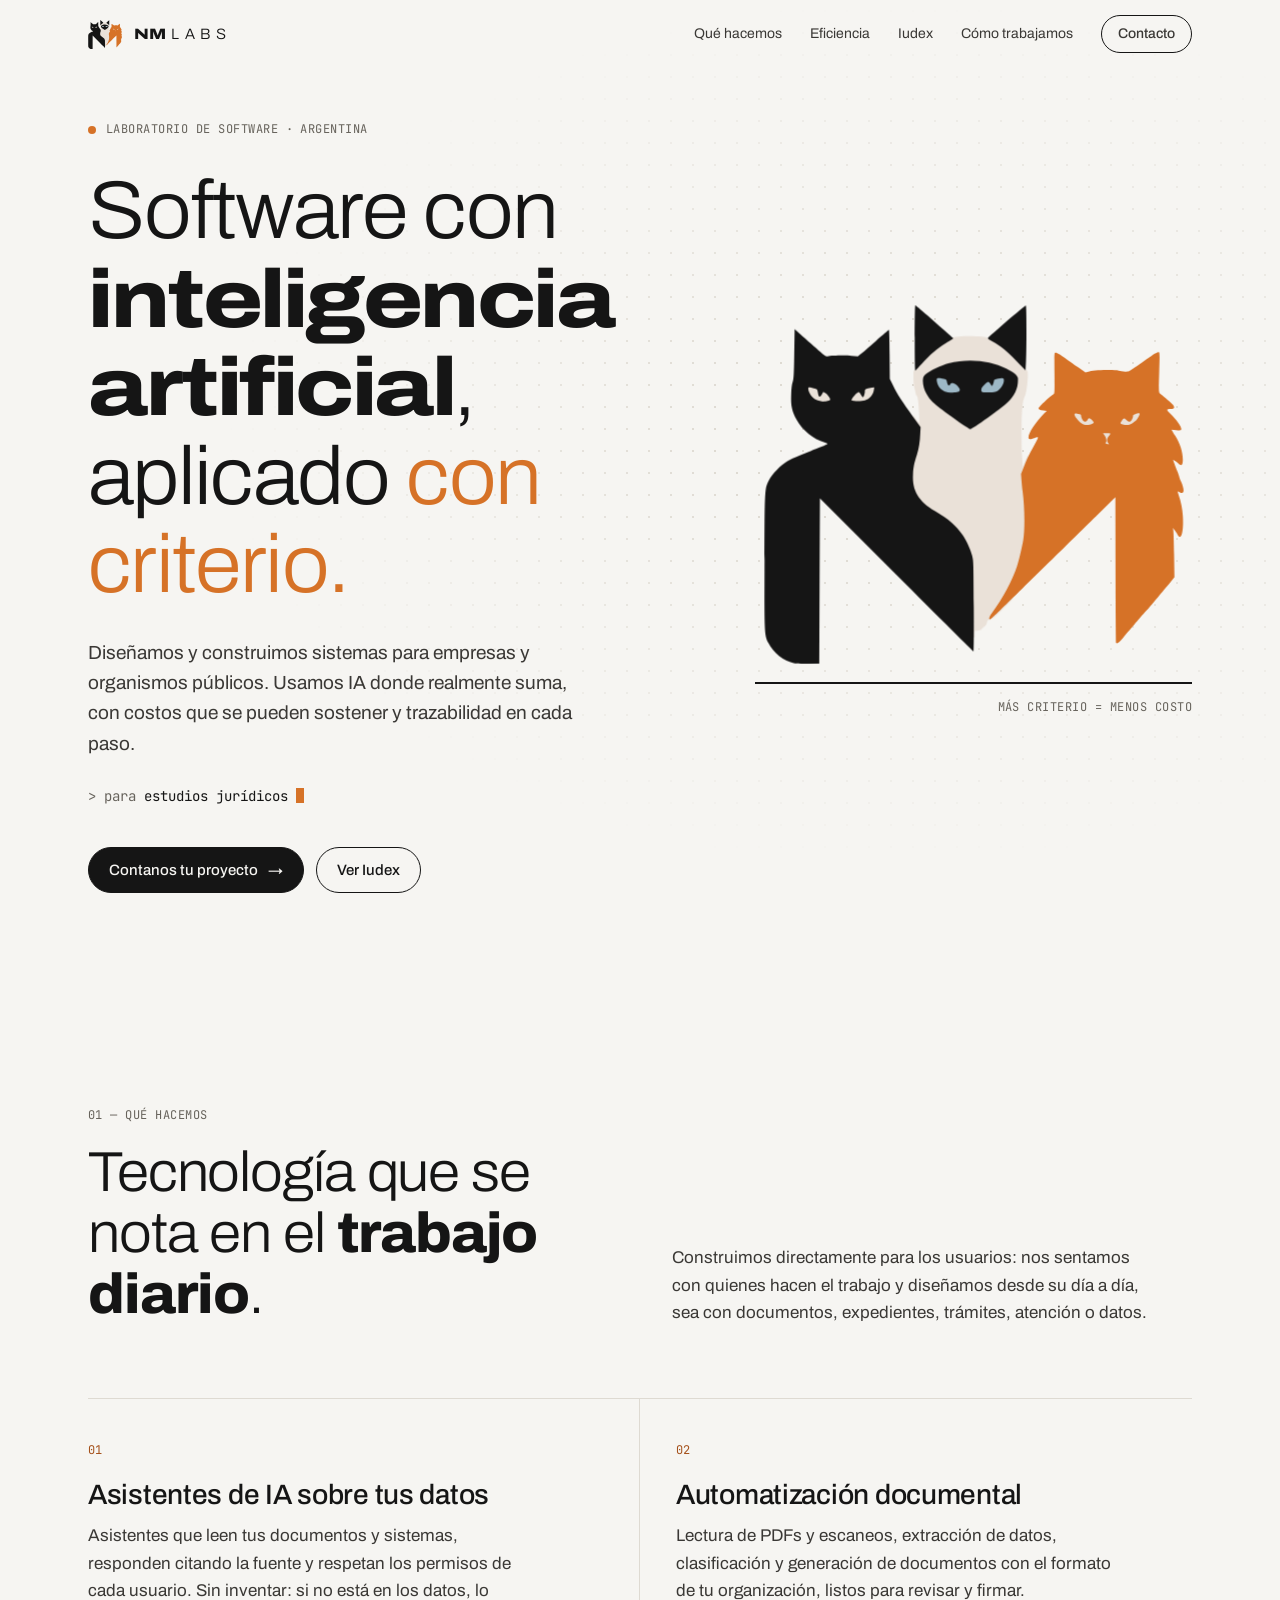
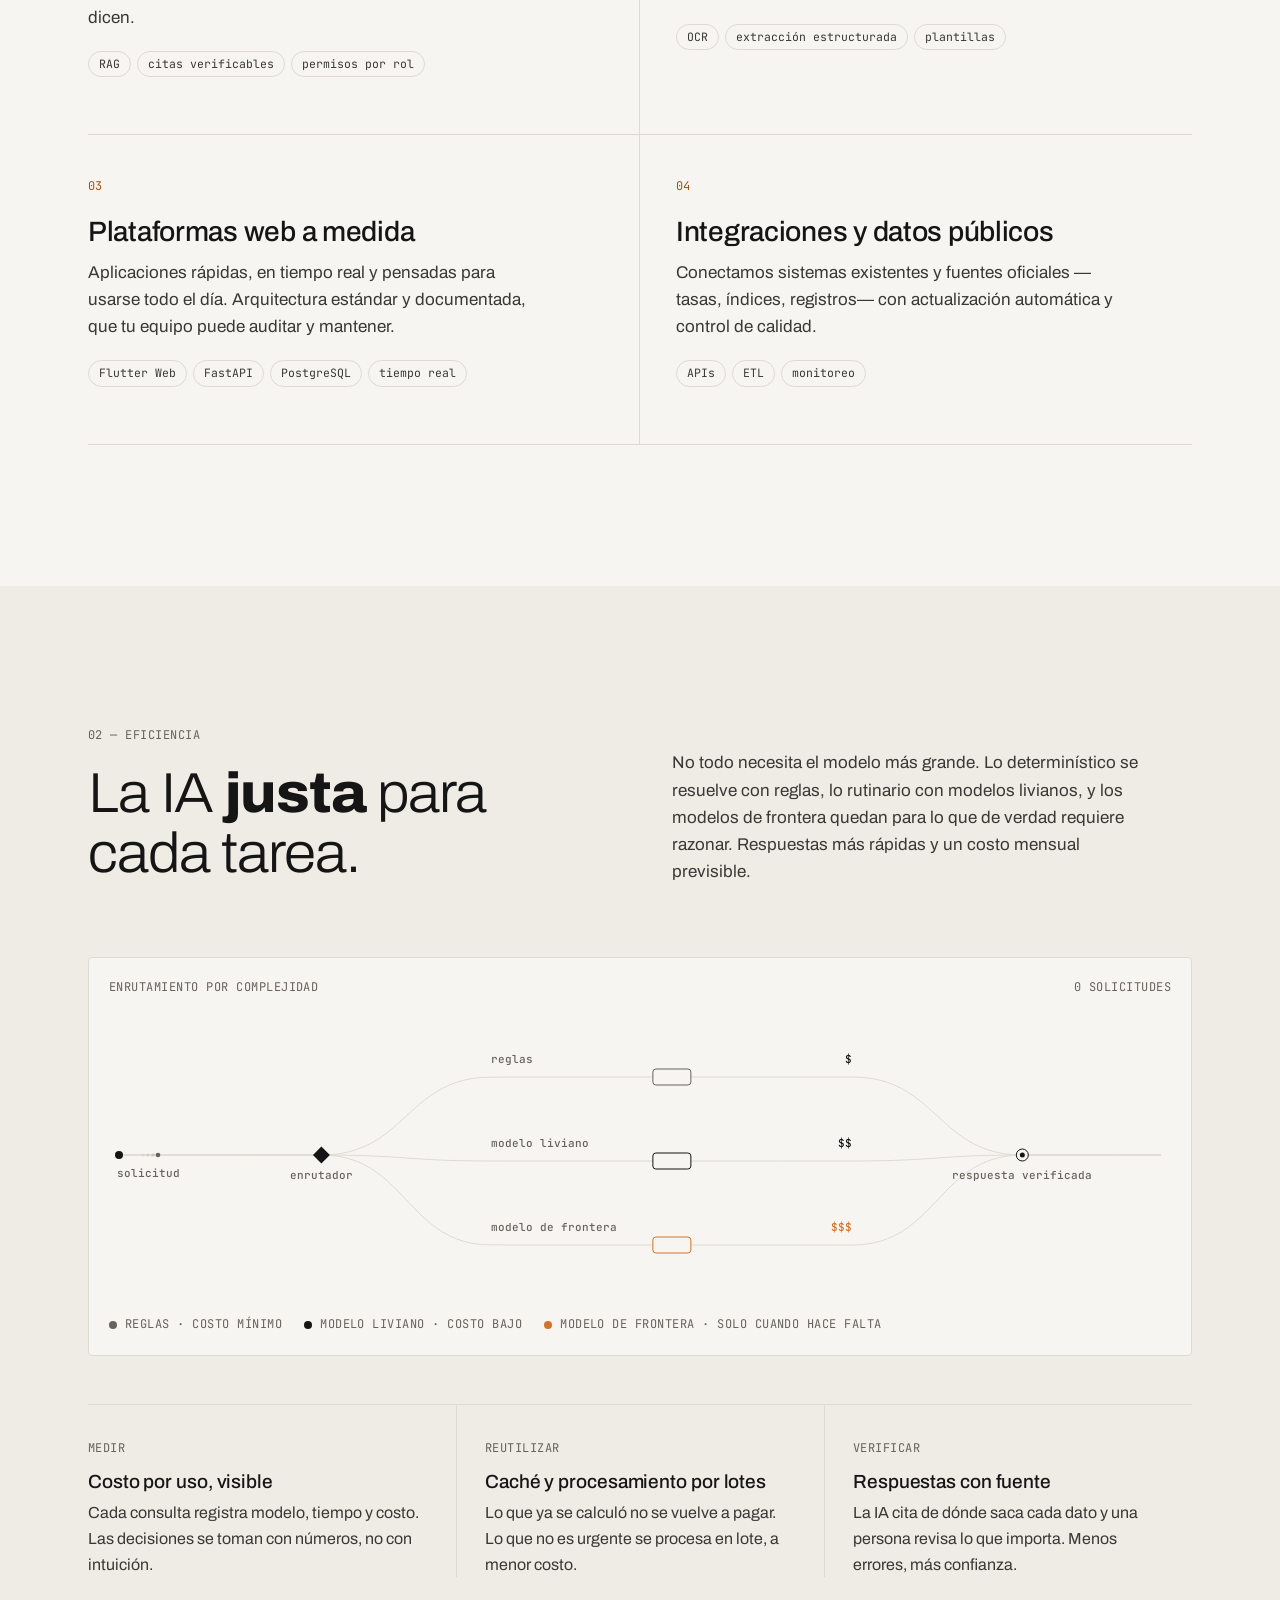
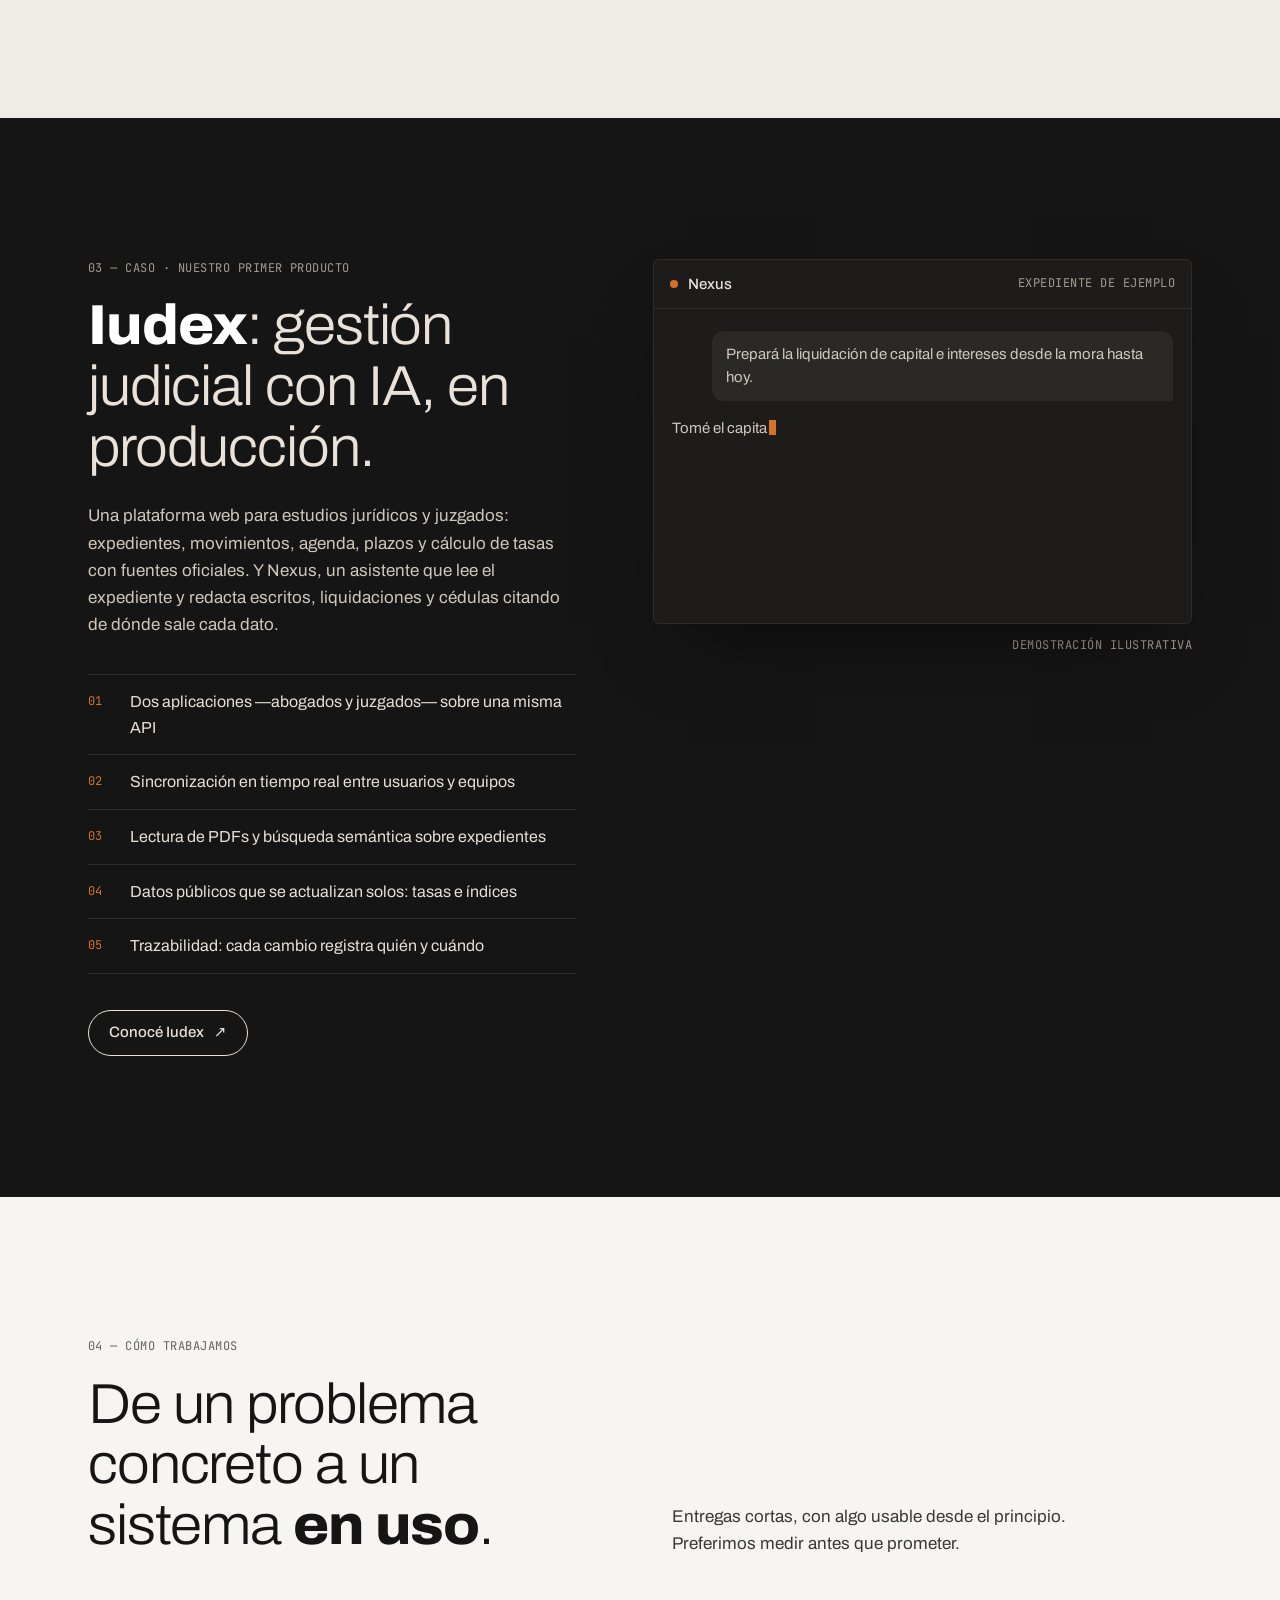
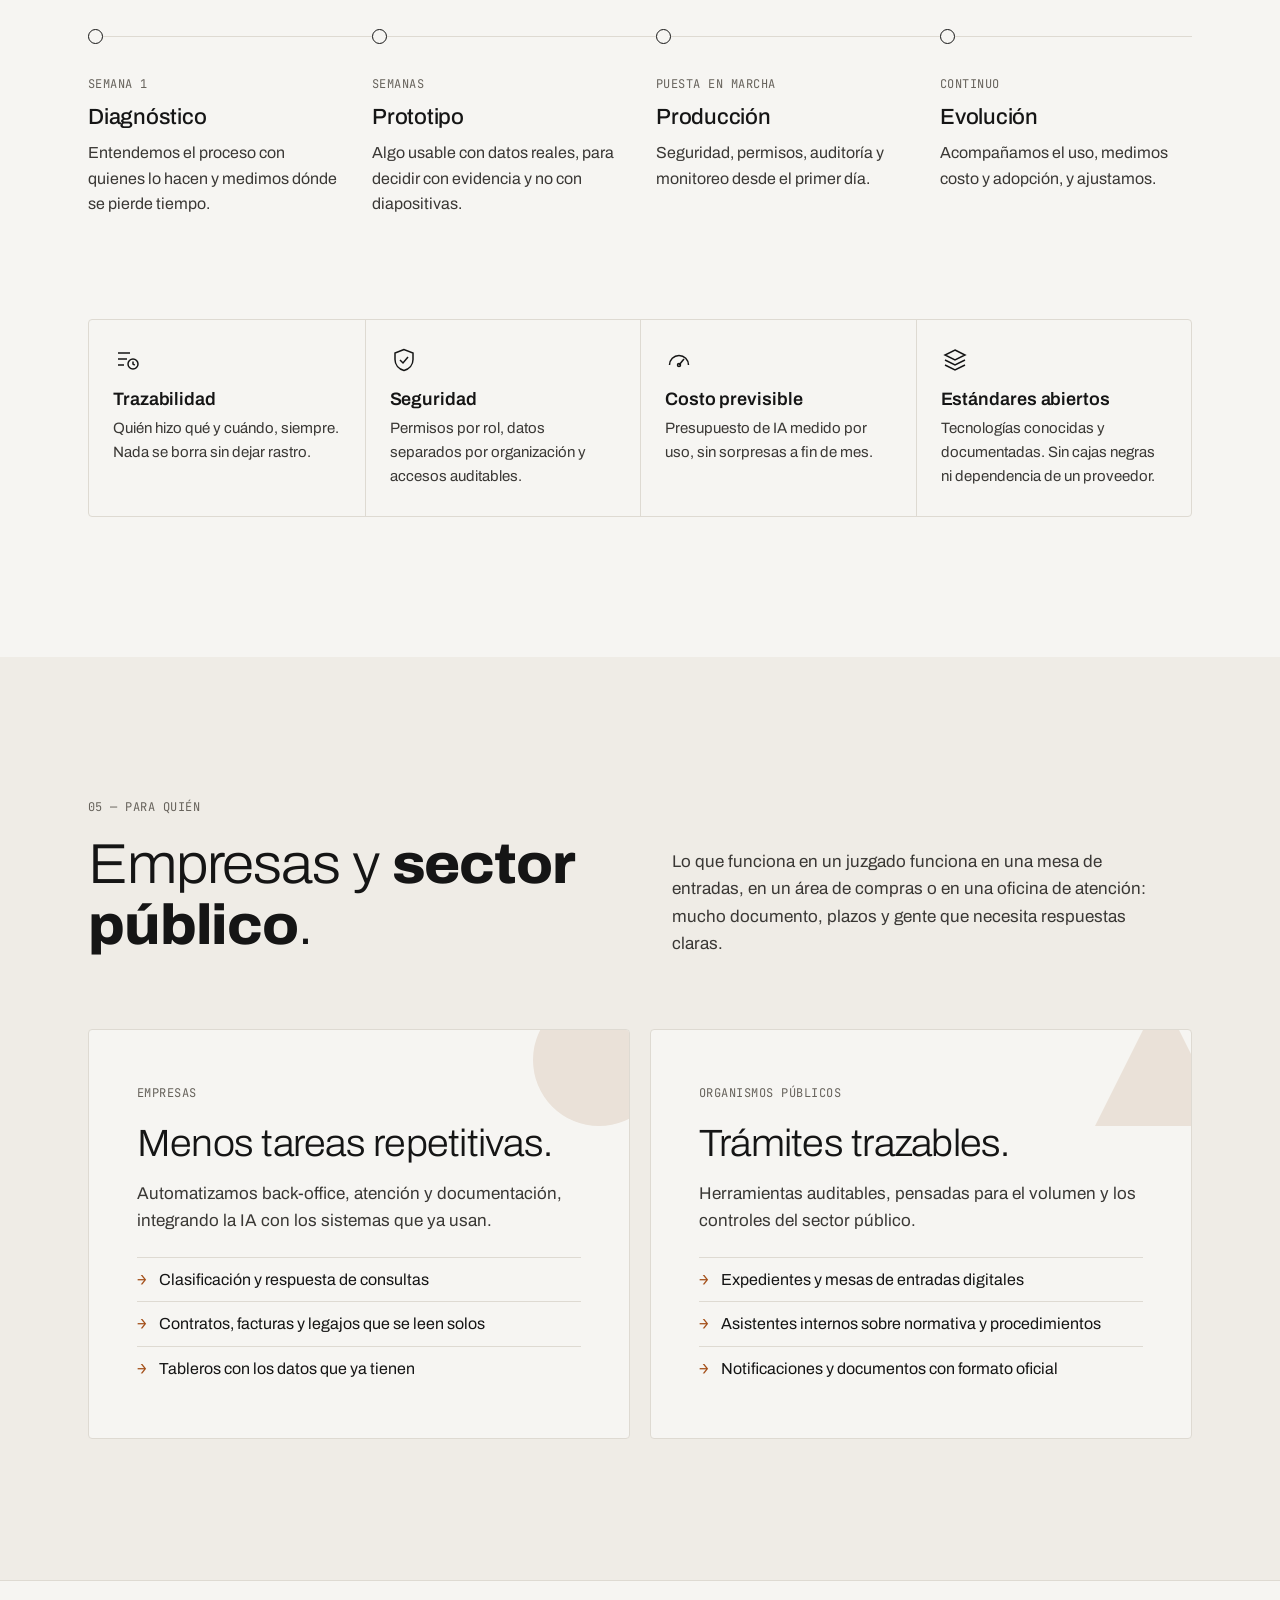
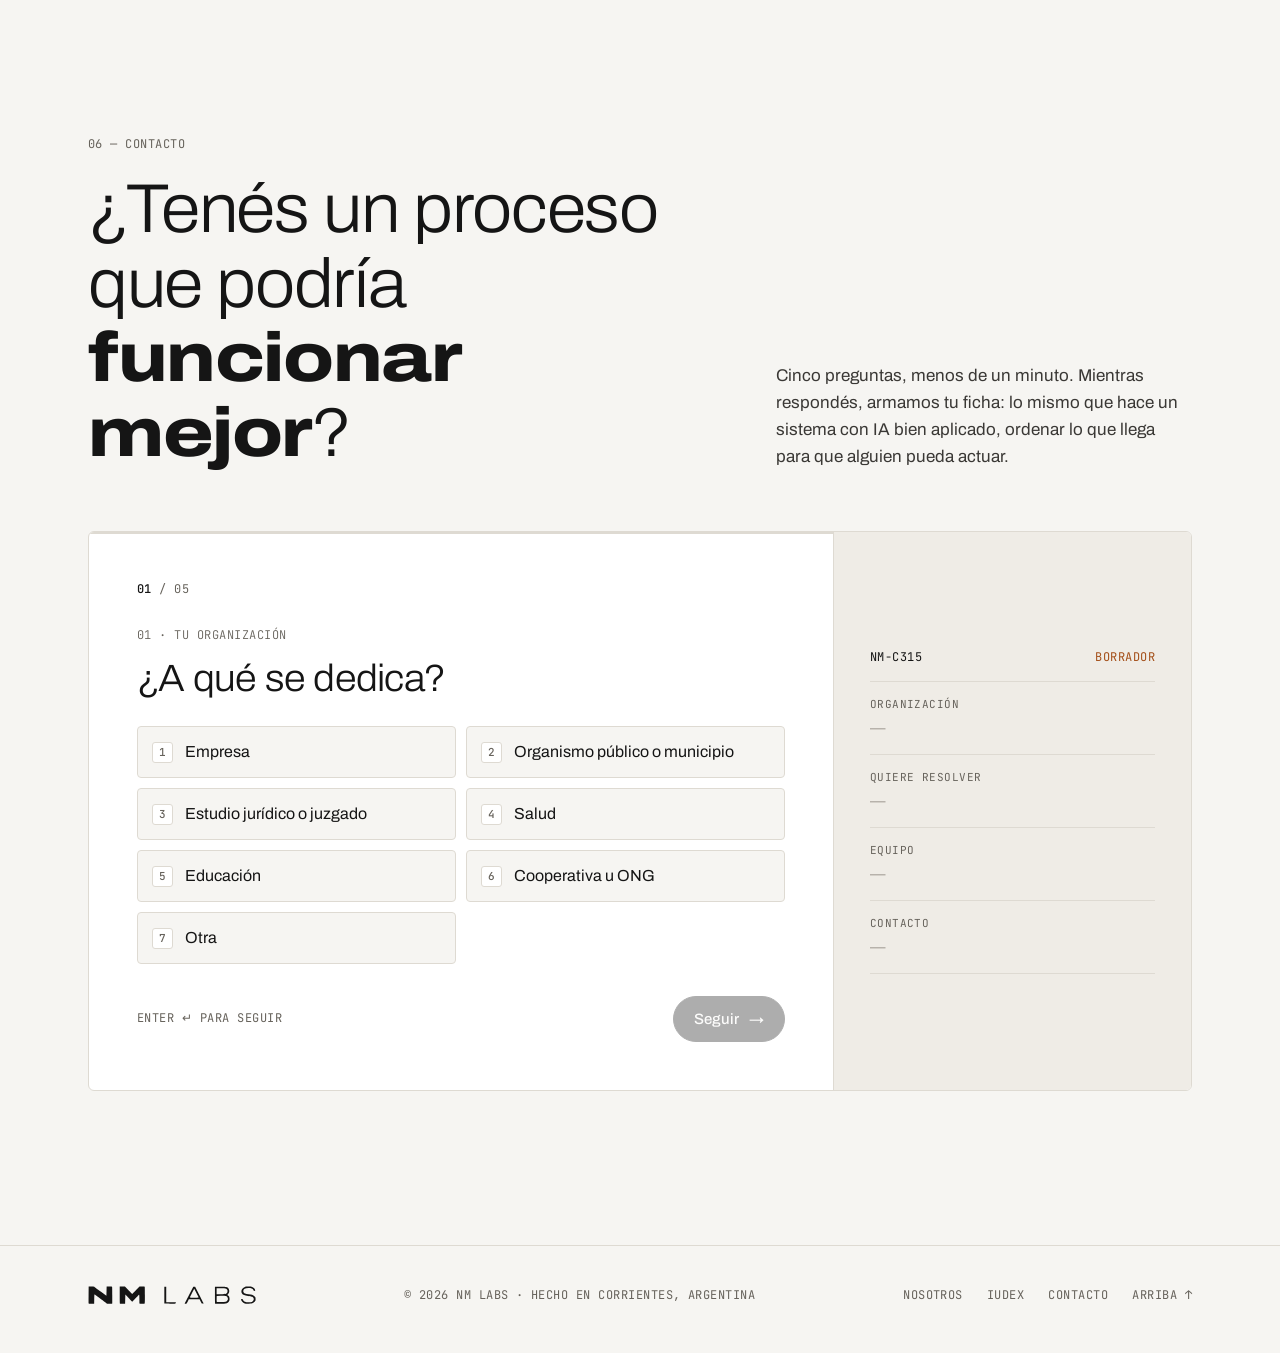
<file: index.html>
<!doctype html>
<html lang="es-AR">
<head>
  <meta charset="utf-8">
  <meta name="viewport" content="width=device-width, initial-scale=1">
  <title>NM Labs — Software con IA, aplicado con criterio</title>
  <meta name="description" content="NM Labs diseña y construye software con inteligencia artificial para empresas y organismos públicos: IA donde suma, con costos previsibles y trazabilidad. Creadores de Iudex.">
  <meta name="theme-color" content="#F6F5F2">
  <link rel="icon" href="assets/mark.svg" type="image/svg+xml">
  <link rel="icon" href="assets/favicon-32.png" sizes="32x32" type="image/png">
  <link rel="apple-touch-icon" href="assets/apple-touch-icon.png">

  <meta property="og:type" content="website">
  <meta property="og:title" content="NM Labs — Software con IA, aplicado con criterio">
  <meta property="og:description" content="Software con inteligencia artificial para empresas y organismos públicos. Creadores de Iudex.">
  <meta property="og:image" content="https://nahv.github.io/nmlab_website/assets/og.png">
  <meta property="og:locale" content="es_AR">
  <meta name="twitter:card" content="summary_large_image">

  <link rel="preconnect" href="https://fonts.googleapis.com">
  <link rel="preconnect" href="https://fonts.gstatic.com" crossorigin>
  <link rel="stylesheet" href="https://fonts.googleapis.com/css2?family=Archivo:wdth,wght@62..125,300..800&family=JetBrains+Mono:wght@400;500&display=swap">
  <link rel="stylesheet" href="styles.css?v=20261019a">
  <script>
    // Clases antes del primer pintado: sin JS o con movimiento reducido el sitio queda estático y completo.
    (function (d) {
      var c = d.documentElement.classList; c.add('js');
      if (!window.matchMedia('(prefers-reduced-motion: reduce)').matches) c.add('motion');
    })(document);
  </script>
  <script src="main.js?v=20261019a" defer></script>
  <script src="config.js?v=20261019a" defer></script>
  <script src="form.js?v=20261019a" defer></script>
</head>
<body id="top">
  <a class="skip" href="#main">Saltar al contenido</a>

  <header class="site-header">
    <div class="wrap">
      <a class="brand" href="#top" aria-label="NM Labs, inicio">
        <img src="assets/mark.svg" alt="" width="34" height="29">
        <span class="brand-word" aria-hidden="true"><b>NM</b><span>LABS</span></span>
      </a>
      <nav class="nav" aria-label="Principal">
        <a href="#servicios">Qué hacemos</a>
        <a href="#eficiencia">Eficiencia</a>
        <a href="#iudex">Iudex</a>
        <a href="#metodo">Cómo trabajamos</a>
        <a class="btn btn-sm btn-ghost" href="#contacto">Contacto</a>
      </nav>
    </div>
  </header>

  <main id="main">

    <!-- ===== Hero ===== -->
    <section class="hero" aria-labelledby="hero-title">
      <div class="wrap">
        <div>
          <p class="hero-kicker mono"><span class="dot-live" aria-hidden="true"></span>Laboratorio de software · Argentina</p>
          <h1 id="hero-title" class="split">Software con <b>inteligencia artificial</b>, aplicado <span class="accent">con criterio.</span></h1>
          <p class="hero-lede">Diseñamos y construimos sistemas para empresas y organismos públicos. Usamos IA donde realmente suma, con costos que se pueden sostener y trazabilidad en cada paso.</p>
          <p class="typer">
            <span class="sr-only">Para estudios jurídicos, juzgados, organismos públicos, empresas y equipos de back-office.</span>
            <span aria-hidden="true">&gt; para</span>
            <span class="typer-word" aria-hidden="true" data-words="estudios jurídicos|juzgados|organismos públicos|empresas|equipos de back-office">estudios jurídicos</span><span class="typer-caret" aria-hidden="true"></span>
          </p>
          <div class="hero-actions">
            <a class="btn btn-solid" href="#contacto">Contanos tu proyecto <span class="arrow" aria-hidden="true">→</span></a>
            <a class="btn btn-ghost" href="#iudex">Ver Iudex</a>
          </div>
        </div>

        <figure class="hero-mark" aria-hidden="true">
          <!-- mark:start -->
<svg viewBox="-12 -12 656 554" xmlns="http://www.w3.org/2000/svg" focusable="false">
<g class="cat cat-2"><g class="cat-inner"><path fill="#EAE1D8" d="M306.0 452.2C306.0 402.1 305.2 389.4 301.6 381.5C300.8 379.9 299.2 376.0 298.0 373.0C296.8 370.0 295.5 367.0 295.2 366.4C292.2 361.5 287.9 355.6 283.7 350.5C278.6 344.3 263.2 330.1 261.6 330.0C261.1 330.0 259.3 329.0 257.6 327.7C255.9 326.4 251.5 323.8 247.9 321.8C234.3 314.4 225.1 305.7 220.1 295.5C215.8 286.9 215.0 282.4 214.3 265.3C213.6 246.3 214.8 236.2 220.3 217.0C224.5 202.5 224.5 202.5 224.5 185.2C224.5 167.4 225.0 165.4 228.2 170.8C229.2 172.3 231.1 174.9 232.5 176.5L235.1 179.5L234.5 164.0C233.9 148.3 232.5 138.0 231.0 138.0C230.6 138.0 230.0 136.8 229.7 135.2C229.4 133.7 228.4 129.8 227.6 126.5C226.7 123.1 226.0 116.3 226.0 110.9L226.0 101.3L242.8 84.2C258.9 67.8 261.5 65.7 279.0 55.0C282.0 53.1 284.7 51.3 285.0 50.9C287.9 47.1 334.9 47.2 338.0 51.1C338.3 51.4 341.6 53.5 345.5 55.8C360.8 64.7 372.4 74.5 389.1 92.8C392.8 96.7 396.3 100.0 396.9 100.0C399.6 100.0 396.9 130.7 393.5 138.5C390.0 146.6 389.1 155.5 388.6 184.5C388.4 200.4 388.7 220.6 389.3 229.3L390.3 245.2L393.8 236.6C399.0 223.5 400.0 224.7 400.0 244.2C400.1 253.7 400.7 264.5 401.6 270.0C403.4 281.4 404.9 353.0 403.3 353.0C402.7 353.0 402.0 357.8 401.7 363.8C401.4 369.7 400.4 377.4 399.6 381.0C396.4 395.4 391.2 412.8 389.9 413.6C389.4 413.9 389.0 415.0 389.0 416.1C389.0 417.1 388.6 418.8 388.2 419.8C380.9 435.0 378.6 439.0 377.4 439.0C376.6 439.0 376.0 439.9 376.0 441.1C376.0 442.4 370.4 448.6 359.9 458.8C346.1 472.3 343.4 474.5 340.7 474.5C337.8 474.6 337.4 475.0 336.5 478.8C335.8 481.6 334.5 483.7 332.7 484.9C331.2 485.9 329.4 487.5 328.7 488.4C327.9 489.5 325.5 490.4 322.7 490.7L318.0 491.3L318.0 496.1L318.0 501.0L312.0 501.0L306.0 501.0L306.0 452.2ZM316.5 185.0C317.5 183.9 318.9 183.0 319.6 183.0C320.3 183.0 322.1 181.8 323.7 180.4C325.2 178.9 334.6 171.9 344.5 164.8C354.4 157.6 364.4 149.9 366.8 147.7C376.6 138.2 383.9 122.7 382.7 113.7C382.3 110.5 381.1 108.7 377.1 104.8C374.3 102.2 371.6 100.0 371.0 100.0C370.4 100.0 367.4 98.7 364.2 97.1C356.5 93.2 341.3 88.5 331.5 86.9C327.1 86.2 317.0 85.7 309.0 85.7C296.5 85.9 292.9 86.3 282.5 88.9C263.3 93.8 243.4 104.5 241.1 111.2C240.0 114.3 241.1 123.3 243.2 128.5C246.9 137.8 257.0 148.8 272.0 159.7C312.2 189.1 312.6 189.3 316.5 185.0ZM271.9 130.7C266.4 127.8 261.9 121.3 261.2 115.4C260.7 110.4 260.6 110.4 269.4 112.2C272.6 112.8 275.3 113.8 275.5 114.4C275.7 115.0 276.1 116.6 276.4 118.0C276.7 119.4 277.4 121.2 278.0 122.0C278.9 123.3 279.4 123.0 281.4 120.6C283.7 117.8 284.0 117.8 287.0 119.0C290.2 120.3 296.0 127.1 296.0 129.6C296.0 131.4 289.7 133.0 282.4 133.0C278.0 133.0 275.1 132.4 271.9 130.7ZM330.2 131.9C328.5 131.4 327.0 130.5 327.0 130.0C327.0 128.1 331.8 121.4 334.4 119.7C337.9 117.4 339.7 117.6 341.6 120.5C342.5 121.9 343.6 123.0 344.0 123.0C345.0 123.0 347.0 118.2 347.0 115.6C347.0 113.6 347.7 113.2 351.2 112.6C353.6 112.2 357.0 111.7 358.8 111.4C361.9 110.8 362.0 110.9 362.0 114.1C361.9 121.3 356.8 128.5 349.8 131.5C345.7 133.2 335.4 133.4 330.2 131.9Z"/><path fill="#151515" d="M290.5 174.4C256.8 150.2 251.9 145.9 245.7 135.0C241.9 128.3 239.7 119.6 240.3 113.6C240.7 109.3 241.3 108.1 244.6 105.2C250.1 100.4 269.0 91.5 278.5 89.1C308.5 81.6 340.8 84.6 365.7 97.1C377.2 102.9 382.9 107.7 383.1 111.8C383.8 125.5 378.6 137.4 366.7 148.6C358.0 157.0 314.7 188.0 311.8 188.0C310.4 188.0 301.7 182.4 290.5 174.4ZM291.3 130.9L295.1 129.9L293.1 126.7C292.1 124.9 289.7 122.5 287.9 121.2L284.7 119.0L281.8 122.2C279.1 125.4 279.0 125.5 277.5 123.5C276.6 122.4 275.7 120.4 275.4 119.0C275.1 117.6 274.7 116.0 274.5 115.4C274.2 114.3 263.0 111.6 262.2 112.5C261.2 113.5 263.2 119.7 265.8 123.4C270.9 130.9 280.9 133.8 291.3 130.9ZM348.8 130.5C353.7 128.4 356.9 125.3 359.1 120.5C361.5 115.2 361.6 111.7 359.2 112.4C358.3 112.7 355.4 113.2 352.8 113.6C348.6 114.1 348.0 114.5 348.0 116.7C348.0 119.3 345.4 125.0 344.2 125.0C343.8 125.0 342.3 123.6 340.9 121.8L338.3 118.7L335.2 120.8C333.6 122.0 331.3 124.6 330.1 126.5L328.1 130.0L331.3 130.9C336.3 132.4 344.7 132.1 348.8 130.5ZM228.0 51.0C228.0 24.1 228.3 2.0 228.8 2.0C229.8 2.1 240.0 10.7 270.8 37.9C279.2 45.2 286.0 51.4 286.0 51.5C286.0 51.6 281.0 54.9 274.9 58.6C261.7 66.8 250.8 76.1 238.5 89.8C233.5 95.3 229.2 99.9 228.8 99.9C228.3 100.0 228.0 77.9 228.0 51.0ZM380.9 85.7C367.2 71.4 357.5 63.6 344.5 56.2C340.6 54.0 337.7 51.9 338.0 51.4C339.6 48.5 394.0 1.9 395.0 2.5C396.0 3.1 396.2 64.6 395.2 85.7L394.5 99.8L380.9 85.7Z"/><path fill="#9DB8C6" d="M272.5 131.1C270.3 130.1 267.5 128.2 266.3 126.9C262.0 122.2 259.5 113.0 262.1 111.5C262.7 111.1 266.0 111.3 269.5 112.0C275.7 113.2 275.8 113.2 276.4 117.0C277.2 121.9 279.4 123.9 281.0 121.1C282.9 117.5 287.7 118.3 292.2 123.1C296.7 127.8 296.9 131.0 293.0 132.1C287.8 133.6 276.6 133.0 272.5 131.1ZM329.8 132.3C328.6 132.0 328.0 130.9 328.0 128.8C328.0 126.4 329.1 124.6 332.5 121.3C335.0 118.9 337.7 117.0 338.5 117.0C339.2 117.0 340.7 118.4 341.7 120.0C342.6 121.6 343.7 123.0 344.1 123.0C345.0 123.0 347.0 117.3 347.0 115.0C347.0 113.6 348.5 113.0 353.4 112.0C360.7 110.6 362.0 111.0 362.0 114.6C362.0 121.2 355.3 130.3 349.0 132.0C345.5 133.0 333.1 133.2 329.8 132.3Z"/></g></g>
<g class="cat cat-1"><g class="cat-inner"><path fill="#EAE1D8" d="M85.5 147.1C75.2 145.3 67.0 136.3 67.0 126.9C67.0 123.7 67.0 123.7 71.2 124.4C73.6 124.8 77.1 125.5 79.1 126.0C82.5 127.0 82.8 127.3 83.4 132.0C83.8 134.7 84.4 137.1 84.9 137.4C85.3 137.7 86.6 136.4 87.6 134.5C88.6 132.6 89.9 131.0 90.4 131.0C92.4 131.0 98.0 135.3 99.9 138.4C102.9 143.1 102.6 145.7 99.2 146.4C93.3 147.6 89.3 147.8 85.5 147.1ZM133.8 146.3C132.8 146.1 132.0 145.2 132.0 144.4C132.0 142.1 136.6 135.4 139.8 133.1C142.8 131.0 146.0 130.3 146.0 131.8C146.0 132.2 146.9 133.6 148.0 135.0C149.7 137.1 150.1 137.3 151.0 136.0C151.5 135.2 152.0 132.8 152.0 130.8C152.0 127.6 152.4 127.0 155.2 126.2C157.0 125.6 160.6 124.9 163.2 124.5C167.9 123.9 168.0 123.9 168.0 126.6C168.0 134.9 161.8 143.5 154.2 145.8C150.4 147.0 137.4 147.3 133.8 146.3Z"/><path fill="#151515" d="M47.5 540.0C31.0 536.6 15.7 524.6 7.8 508.9C2.2 497.6 2.1 495.1 2.4 385.0C2.7 273.9 2.5 277.8 9.2 264.2C13.5 255.5 26.8 241.9 36.7 236.1C40.6 233.8 48.2 230.2 53.7 228.1C59.1 226.0 67.1 222.8 71.5 221.1C75.9 219.3 83.3 216.3 88.0 214.5C92.6 212.6 96.6 210.7 96.8 210.2C96.9 209.7 94.9 208.7 92.3 208.0C76.2 203.7 58.9 189.7 50.6 174.3C43.5 161.1 41.6 152.7 42.3 136.0C42.6 126.7 43.3 120.9 44.5 117.5C46.1 113.2 46.4 107.3 46.9 75.2L47.5 37.8L55.0 44.4C59.1 48.0 67.0 55.0 72.5 60.0C92.5 78.0 94.1 79.2 96.9 78.6C102.4 77.4 123.9 76.9 133.0 77.8L142.5 78.7L146.5 75.5C148.7 73.7 159.0 64.8 169.5 55.6C179.9 46.5 188.7 39.0 189.2 39.0C189.6 39.0 190.1 55.5 190.2 75.8L190.5 112.5L195.7 123.2C201.2 134.7 209.0 146.8 226.1 170.2L236.8 184.9L236.3 194.2C235.8 207.2 234.2 217.2 231.3 226.5C227.1 239.6 226.0 245.0 225.4 255.5C223.9 280.2 233.7 296.5 258.6 311.1C278.7 322.9 290.7 333.2 300.1 347.2C305.9 355.6 311.6 368.2 314.2 378.1C316.3 386.3 316.4 388.3 316.7 454.2C317.0 491.5 316.8 522.0 316.3 522.0C315.9 522.0 263.7 470.2 200.5 407.0L85.5 292.0L85.0 416.2L84.5 540.5L68.0 540.7C58.9 540.7 49.7 540.4 47.5 540.0ZM97.2 145.5C99.3 145.2 101.0 144.4 101.0 143.8C101.0 141.6 96.9 136.1 93.8 134.1L90.6 132.1L88.2 136.1C85.2 141.1 83.3 140.0 82.4 132.9C81.8 128.3 81.5 128.0 78.1 127.1C68.8 124.7 68.0 124.7 68.0 127.0C68.0 132.5 73.5 140.6 79.5 143.8C82.7 145.5 89.5 146.9 92.0 146.5C92.8 146.3 95.2 145.9 97.2 145.5ZM153.1 144.8C160.6 142.3 165.4 136.5 166.7 128.5L167.2 125.1L163.4 125.6C161.2 125.9 158.0 126.6 156.2 127.2C153.4 128.0 153.0 128.6 153.0 131.5C153.0 134.9 151.2 140.0 150.1 140.0C149.7 140.0 148.7 138.8 147.7 137.2C144.1 131.4 144.5 131.5 141.0 134.0C138.4 135.8 133.0 142.9 133.0 144.4C133.0 146.1 148.4 146.4 153.1 144.8Z"/></g></g>
<g class="cat cat-3"><g class="cat-inner"><path fill="#EAE1D8" d="M506.0 219.1C506.0 218.6 507.8 215.2 510.0 211.6C512.2 208.0 514.0 204.7 514.0 204.3C514.0 203.8 512.9 201.8 511.5 199.8C510.1 197.8 509.0 195.2 509.0 194.1C509.0 192.2 509.6 192.0 516.5 192.0C525.8 192.0 526.7 193.2 522.1 199.6L519.0 204.0L522.1 209.5C523.8 212.5 525.6 215.3 526.1 215.6C526.6 215.9 527.0 217.0 527.0 218.1C527.0 221.4 523.4 220.3 519.9 215.9L516.7 211.8L513.2 215.9C510.2 219.6 506.0 221.4 506.0 219.1ZM479.5 182.8C473.0 180.5 466.0 171.7 466.0 165.7L466.0 161.8L471.7 162.5C479.0 163.4 480.0 163.8 480.0 166.2C480.0 168.7 482.8 174.0 484.1 174.0C484.6 174.0 485.4 173.2 485.7 172.2C487.3 168.2 489.0 167.5 492.6 169.5C496.4 171.5 500.3 177.1 499.8 179.6C499.2 183.1 486.1 185.1 479.5 182.8ZM537.2 182.3C534.9 181.5 533.0 180.4 533.0 179.9C533.0 178.3 539.1 170.5 541.3 169.3C544.6 167.5 545.4 167.7 547.3 171.0C548.3 172.6 549.7 174.0 550.4 174.0C551.6 174.0 554.0 168.6 554.0 165.8C554.0 164.1 560.0 162.0 564.9 162.0C567.7 162.0 568.0 162.3 568.0 165.0C568.0 171.5 561.7 179.5 554.3 182.7C550.1 184.4 542.7 184.2 537.2 182.3Z"/><path fill="#D67227" d="M530.5 508.8C530.2 508.1 529.9 458.6 529.7 398.9L529.5 290.2L499.8 319.4C483.5 335.4 450.0 368.3 425.3 392.6C349.6 467.1 342.5 474.0 341.2 474.0C338.8 474.0 340.0 469.6 343.8 464.6C360.3 442.6 374.2 416.7 381.7 394.1C384.3 385.9 389.2 365.3 391.0 354.7C393.7 338.3 393.2 304.5 390.0 281.0C389.5 277.4 388.8 270.2 388.4 265.0L387.7 255.5L392.4 243.5C396.8 232.3 401.2 223.4 410.4 206.8C414.5 199.5 414.2 199.0 407.5 201.5C405.3 202.3 402.5 202.9 401.2 203.0C393.7 203.1 405.6 181.4 422.4 164.5L426.4 160.5L421.4 160.0C415.9 159.4 414.0 158.5 414.0 156.5C414.0 154.8 433.2 136.8 436.1 135.8C438.1 135.0 438.2 134.5 438.0 106.7C437.7 70.3 437.5 73.0 440.3 73.0C441.6 73.0 447.4 76.5 453.6 80.9C459.6 85.3 469.0 91.9 474.5 95.7L484.5 102.7L490.5 101.3C499.5 99.3 526.1 98.5 534.5 100.0C549.3 102.6 547.9 102.9 558.0 95.8C563.0 92.4 571.0 86.7 575.8 83.3C588.7 74.1 592.8 71.7 594.6 72.4C596.1 73.0 596.2 75.6 595.4 99.8C594.4 133.8 594.4 133.0 597.6 135.5C602.3 139.0 614.4 149.4 616.2 151.5C617.2 152.6 617.9 154.4 617.7 155.5C617.5 157.1 616.6 157.6 613.0 157.8C605.6 158.2 605.6 158.6 612.4 165.1C620.9 173.1 629.4 185.3 628.5 188.1C627.9 190.0 627.3 190.1 620.8 189.5L613.8 188.8L615.1 191.1C615.7 192.4 617.6 195.3 619.1 197.6C626.5 208.5 631.3 224.1 630.8 235.4C630.5 242.5 628.7 243.7 624.5 239.8C623.1 238.5 620.7 236.6 619.1 235.7L616.2 234.0L617.2 237.2C617.8 239.0 620.0 245.0 622.2 250.5C624.3 256.0 626.0 260.8 626.0 261.3C626.0 261.7 626.9 263.9 627.9 266.3C634.0 279.9 633.2 286.9 625.9 282.6C622.6 280.6 622.5 280.9 624.5 286.7C628.2 297.2 630.1 307.2 630.9 318.7C632.4 342.5 628.0 357.2 622.7 346.2C621.7 344.2 619.7 341.1 618.3 339.5L615.8 336.5L616.5 340.0C616.9 341.9 617.4 358.6 617.7 377.1L618.2 410.6L612.8 417.2C609.9 420.8 604.1 427.7 600.0 432.5C595.9 437.3 590.1 444.2 587.1 447.9C584.2 451.5 579.1 457.4 575.9 461.0C570.8 466.7 562.4 476.5 540.0 503.0C534.4 509.5 531.4 511.3 530.5 508.8ZM518.6 208.8C516.3 205.6 516.6 202.4 519.5 198.6C520.9 196.8 522.0 195.0 522.0 194.7C522.0 194.3 519.5 194.0 516.5 194.0L510.9 194.0L513.5 197.7C516.2 201.7 516.8 207.4 514.8 208.7C513.9 209.2 514.5 209.7 516.5 210.1C518.1 210.5 519.6 210.8 519.8 210.9C520.0 210.9 519.4 210.0 518.6 208.8ZM492.5 180.8C495.0 180.1 497.0 179.0 497.0 178.4C497.0 176.5 491.1 171.0 489.7 171.6C489.0 171.8 488.0 173.0 487.5 174.3C485.9 177.9 482.4 177.7 480.0 173.8C478.9 172.0 478.0 169.5 478.0 168.3C478.0 166.8 477.3 165.9 475.8 165.6C474.5 165.3 472.3 164.9 470.8 164.5C467.0 163.8 467.1 166.4 470.9 171.6C474.7 176.8 477.8 179.5 481.5 180.8C485.5 182.2 487.2 182.2 492.5 180.8ZM552.4 180.6C554.2 179.9 557.2 177.9 559.1 176.2C562.7 173.1 566.9 165.5 565.7 164.4C564.5 163.2 556.0 166.2 556.0 167.8C556.0 171.5 553.5 176.1 551.1 176.7C549.2 177.2 548.1 176.6 546.1 174.3C543.0 170.7 541.8 170.9 538.9 175.6C536.5 179.5 536.4 179.4 540.5 180.8C544.7 182.3 548.5 182.2 552.4 180.6Z"/></g></g>
</svg>
          <!-- mark:end -->
          <div class="baseline"></div>
          <figcaption class="hero-mark-caption mono"><span>Más criterio = menos costo</span></figcaption>
        </figure>
      </div>
    </section>

    <!-- ===== Servicios ===== -->
    <section class="section" id="servicios" aria-labelledby="servicios-title">
      <div class="wrap">
        <div class="section-head">
          <div>
            <span class="eyebrow mono" data-reveal>01 — Qué hacemos</span>
            <h2 id="servicios-title" data-reveal data-d="1">Tecnología que se nota en el <b>trabajo diario</b>.</h2>
          </div>
          <p data-reveal data-d="2">Construimos directamente para los usuarios: nos sentamos con quienes hacen el trabajo y diseñamos desde su día a día, sea con documentos, expedientes, trámites, atención o datos.</p>
        </div>

        <div class="services">
          <article class="service" data-reveal>
            <span class="idx mono">01</span>
            <h3>Asistentes de IA sobre tus datos</h3>
            <p>Asistentes que leen tus documentos y sistemas, responden citando la fuente y respetan los permisos de cada usuario. Sin inventar: si no está en los datos, lo dicen.</p>
            <ul class="tags" aria-label="Técnicas"><li>RAG</li><li>citas verificables</li><li>permisos por rol</li></ul>
          </article>
          <article class="service" data-reveal data-d="1">
            <span class="idx mono">02</span>
            <h3>Automatización documental</h3>
            <p>Lectura de PDFs y escaneos, extracción de datos, clasificación y generación de documentos con el formato de tu organización, listos para revisar y firmar.</p>
            <ul class="tags" aria-label="Técnicas"><li>OCR</li><li>extracción estructurada</li><li>plantillas</li></ul>
          </article>
          <article class="service" data-reveal>
            <span class="idx mono">03</span>
            <h3>Plataformas web a medida</h3>
            <p>Aplicaciones rápidas, en tiempo real y pensadas para usarse todo el día. Arquitectura estándar y documentada, que tu equipo puede auditar y mantener.</p>
            <ul class="tags" aria-label="Tecnologías"><li>Flutter Web</li><li>FastAPI</li><li>PostgreSQL</li><li>tiempo real</li></ul>
          </article>
          <article class="service" data-reveal data-d="1">
            <span class="idx mono">04</span>
            <h3>Integraciones y datos públicos</h3>
            <p>Conectamos sistemas existentes y fuentes oficiales —tasas, índices, registros— con actualización automática y control de calidad.</p>
            <ul class="tags" aria-label="Técnicas"><li>APIs</li><li>ETL</li><li>monitoreo</li></ul>
          </article>
        </div>
      </div>
    </section>

    <!-- ===== Eficiencia ===== -->
    <section class="section efficiency" id="eficiencia" aria-labelledby="eficiencia-title">
      <div class="wrap">
        <div class="section-head">
          <div>
            <span class="eyebrow mono" data-reveal>02 — Eficiencia</span>
            <h2 id="eficiencia-title" data-reveal data-d="1">La IA <b>justa</b> para cada tarea.</h2>
          </div>
          <p data-reveal data-d="2">No todo necesita el modelo más grande. Lo determinístico se resuelve con reglas, lo rutinario con modelos livianos, y los modelos de frontera quedan para lo que de verdad requiere razonar. Respuestas más rápidas y un costo mensual previsible.</p>
        </div>

        <figure class="router" data-reveal>
          <div class="router-top mono">
            <span>Enrutamiento por complejidad</span>
            <span aria-hidden="true" id="router-count">0 solicitudes</span>
          </div>
          <canvas id="router" role="img" aria-label="Diagrama: las solicitudes pasan por un enrutador que manda la mayoría a reglas determinísticas, una parte a un modelo liviano y solo unas pocas a un modelo de frontera, de mayor costo. Todas terminan en una respuesta verificada."></canvas>
          <figcaption class="router-legend mono">
            <span><i class="c" aria-hidden="true"></i>Reglas · costo mínimo</span>
            <span><i aria-hidden="true"></i>Modelo liviano · costo bajo</span>
            <span><i class="o" aria-hidden="true"></i>Modelo de frontera · solo cuando hace falta</span>
          </figcaption>
        </figure>

        <div class="practices">
          <div class="practice" data-reveal>
            <span class="mono">Medir</span>
            <h3>Costo por uso, visible</h3>
            <p>Cada consulta registra modelo, tiempo y costo. Las decisiones se toman con números, no con intuición.</p>
          </div>
          <div class="practice" data-reveal data-d="1">
            <span class="mono">Reutilizar</span>
            <h3>Caché y procesamiento por lotes</h3>
            <p>Lo que ya se calculó no se vuelve a pagar. Lo que no es urgente se procesa en lote, a menor costo.</p>
          </div>
          <div class="practice" data-reveal data-d="2">
            <span class="mono">Verificar</span>
            <h3>Respuestas con fuente</h3>
            <p>La IA cita de dónde saca cada dato y una persona revisa lo que importa. Menos errores, más confianza.</p>
          </div>
        </div>
      </div>
    </section>

    <!-- ===== Iudex ===== -->
    <section class="section case" id="iudex" aria-labelledby="iudex-title">
      <div class="wrap case-grid">
        <div>
          <span class="eyebrow mono" data-reveal>03 — Caso · nuestro primer producto</span>
          <h2 id="iudex-title" data-reveal data-d="1"><b>Iudex</b>: gestión judicial con IA, en producción.</h2>
          <p class="case-lede" data-reveal data-d="2">Una plataforma web para estudios jurídicos y juzgados: expedientes, movimientos, agenda, plazos y cálculo de tasas con fuentes oficiales. Y Nexus, un asistente que lee el expediente y redacta escritos, liquidaciones y cédulas citando de dónde sale cada dato.</p>
          <ul class="built" aria-label="Lo que construimos">
            <li data-reveal><span>01</span>Dos aplicaciones —abogados y juzgados— sobre una misma API</li>
            <li data-reveal><span>02</span>Sincronización en tiempo real entre usuarios y equipos</li>
            <li data-reveal><span>03</span>Lectura de PDFs y búsqueda semántica sobre expedientes</li>
            <li data-reveal><span>04</span>Datos públicos que se actualizan solos: tasas e índices</li>
            <li data-reveal><span>05</span>Trazabilidad: cada cambio registra quién y cuándo</li>
          </ul>
          <a class="btn" href="https://iudex.com.ar" rel="noopener">Conocé Iudex <span class="arrow" aria-hidden="true">↗</span></a>
        </div>

        <div data-reveal data-d="1">
          <div class="demo" id="demo" aria-label="Demostración ilustrativa de Nexus" role="group">
            <div class="demo-bar">
              <span class="who"><i aria-hidden="true"></i>Nexus</span>
              <span class="mono">Expediente de ejemplo</span>
            </div>
            <p class="sr-only">Ejemplo: se le pide a Nexus la liquidación de capital e intereses desde la mora; responde citando la sentencia, la demanda y la tasa del Banco Nación, y genera un borrador listo para revisar.</p>
            <div class="demo-body" aria-hidden="true">
              <p class="msg msg-user">Prepará la liquidación de capital e intereses desde la mora hasta hoy.</p>
              <p class="msg msg-ai" id="demo-ai">Tomé el capital de la sentencia <span class="cite">fs. 112</span> y la fecha de mora de la demanda <span class="cite">fs. 3</span>. Apliqué la tasa activa publicada para cada período <span class="cite">BNA</span> y dejé el detalle mes a mes.</p>
              <div class="file is-on" id="demo-file">
                <span class="file-ico" aria-hidden="true"><i></i><i></i><i></i><i></i><i></i></span>
                <span><span class="file-name">Liquidación — borrador</span><br><span class="file-meta">listo para revisar</span></span>
                <span class="file-btn" aria-hidden="true">Abrir →</span>
              </div>
            </div>
          </div>
          <p class="demo-note mono">Demostración ilustrativa</p>
        </div>
      </div>
    </section>

    <!-- ===== Método ===== -->
    <section class="section" id="metodo" aria-labelledby="metodo-title">
      <div class="wrap">
        <div class="section-head">
          <div>
            <span class="eyebrow mono" data-reveal>04 — Cómo trabajamos</span>
            <h2 id="metodo-title" data-reveal data-d="1">De un problema concreto a un sistema <b>en uso</b>.</h2>
          </div>
          <p data-reveal data-d="2">Entregas cortas, con algo usable desde el principio. Preferimos medir antes que prometer.</p>
        </div>

        <ol class="steps" id="steps">
          <li class="step" data-reveal><span class="mono">Semana 1</span><h3>Diagnóstico</h3><p>Entendemos el proceso con quienes lo hacen y medimos dónde se pierde tiempo.</p></li>
          <li class="step" data-reveal data-d="1"><span class="mono">Semanas</span><h3>Prototipo</h3><p>Algo usable con datos reales, para decidir con evidencia y no con diapositivas.</p></li>
          <li class="step" data-reveal data-d="2"><span class="mono">Puesta en marcha</span><h3>Producción</h3><p>Seguridad, permisos, auditoría y monitoreo desde el primer día.</p></li>
          <li class="step" data-reveal data-d="3"><span class="mono">Continuo</span><h3>Evolución</h3><p>Acompañamos el uso, medimos costo y adopción, y ajustamos.</p></li>
        </ol>

        <div class="principles">
          <div class="principle" data-reveal>
            <svg viewBox="0 0 28 28" fill="none" stroke="currentColor" stroke-width="1.5" aria-hidden="true"><path d="M5 7h12M5 13h9M5 19h6"/><circle cx="20" cy="18" r="5"/><path d="M20 15.5V18l1.8 1.2"/></svg>
            <h3>Trazabilidad</h3>
            <p>Quién hizo qué y cuándo, siempre. Nada se borra sin dejar rastro.</p>
          </div>
          <div class="principle" data-reveal data-d="1">
            <svg viewBox="0 0 28 28" fill="none" stroke="currentColor" stroke-width="1.5" aria-hidden="true"><path d="M14 3.5 5 7v6.5c0 5.4 3.8 9.6 9 11 5.2-1.4 9-5.6 9-11V7l-9-3.5Z"/><path d="m10 14 3 3 5-6"/></svg>
            <h3>Seguridad</h3>
            <p>Permisos por rol, datos separados por organización y accesos auditables.</p>
          </div>
          <div class="principle" data-reveal data-d="2">
            <svg viewBox="0 0 28 28" fill="none" stroke="currentColor" stroke-width="1.5" aria-hidden="true"><path d="M4.5 19a9.5 9.5 0 1 1 19 0"/><path d="m14 19 5-6"/><circle cx="14" cy="19" r="1.5"/></svg>
            <h3>Costo previsible</h3>
            <p>Presupuesto de IA medido por uso, sin sorpresas a fin de mes.</p>
          </div>
          <div class="principle" data-reveal data-d="3">
            <svg viewBox="0 0 28 28" fill="none" stroke="currentColor" stroke-width="1.5" aria-hidden="true"><path d="m14 4 10 5-10 5L4 9l10-5Z"/><path d="m4 14 10 5 10-5"/><path d="m4 19 10 5 10-5"/></svg>
            <h3>Estándares abiertos</h3>
            <p>Tecnologías conocidas y documentadas. Sin cajas negras ni dependencia de un proveedor.</p>
          </div>
        </div>
      </div>
    </section>

    <!-- ===== Sectores ===== -->
    <section class="section efficiency" id="sectores" aria-labelledby="sectores-title">
      <div class="wrap">
        <div class="section-head">
          <div>
            <span class="eyebrow mono" data-reveal>05 — Para quién</span>
            <h2 id="sectores-title" data-reveal data-d="1">Empresas y <b>sector público</b>.</h2>
          </div>
          <p data-reveal data-d="2">Lo que funciona en un juzgado funciona en una mesa de entradas, en un área de compras o en una oficina de atención: mucho documento, plazos y gente que necesita respuestas claras.</p>
        </div>
        <div class="sectors">
          <article class="sector" data-reveal>
            <svg class="glyph" viewBox="0 0 160 160" aria-hidden="true"><circle cx="80" cy="80" r="80" fill="currentColor"/></svg>
            <span class="mono">Empresas</span>
            <h3>Menos tareas repetitivas.</h3>
            <p>Automatizamos back-office, atención y documentación, integrando la IA con los sistemas que ya usan.</p>
            <ul>
              <li>Clasificación y respuesta de consultas</li>
              <li>Contratos, facturas y legajos que se leen solos</li>
              <li>Tableros con los datos que ya tienen</li>
            </ul>
          </article>
          <article class="sector" data-reveal data-d="1">
            <svg class="glyph" viewBox="0 0 160 160" aria-hidden="true"><path d="M80 0 160 160H0Z" fill="currentColor"/></svg>
            <span class="mono">Organismos públicos</span>
            <h3>Trámites trazables.</h3>
            <p>Herramientas auditables, pensadas para el volumen y los controles del sector público.</p>
            <ul>
              <li>Expedientes y mesas de entradas digitales</li>
              <li>Asistentes internos sobre normativa y procedimientos</li>
              <li>Notificaciones y documentos con formato oficial</li>
            </ul>
          </article>
        </div>
      </div>
    </section>

    <!-- ===== Contacto ===== -->
    <section class="contact" id="contacto" aria-labelledby="contacto-title">
      <div class="wrap">
        <div class="contact-head">
          <div>
            <span class="eyebrow mono" data-reveal>06 — Contacto</span>
            <h2 id="contacto-title" data-reveal data-d="1">¿Tenés un proceso que podría <b>funcionar mejor</b>?</h2>
          </div>
          <p data-reveal data-d="2">Cinco preguntas, menos de un minuto. Mientras respondés, armamos tu ficha: lo mismo que hace un sistema con IA bien aplicado, ordenar lo que llega para que alguien pueda actuar.</p>
        </div>

        <div class="lead" data-reveal>
          <form class="lead-form" id="lead-form" novalidate autocomplete="on">
            <div class="lead-progress" aria-hidden="true"><span></span></div>
            <div class="lead-top mono">
              <span class="lead-count" aria-hidden="true"><b data-paso-actual>01</b> / 05</span>
              <span class="lead-saved" data-guardado hidden>Borrador guardado en este navegador</span>
            </div>
            <p class="sr-only" aria-live="polite" data-anuncio></p>
            <!-- Honeypot: los humanos no lo ven. -->
            <input type="text" name="website" class="lead-hp" tabindex="-1" autocomplete="off" aria-hidden="true">

            <!-- 1 · Organización -->
            <fieldset class="lead-step is-on" data-paso="1">
              <legend class="lead-q"><span class="mono">01 · Tu organización</span>¿A qué se dedica?</legend>
              <div class="opts opts--grid" data-campo="industria"></div>
              <div class="field" data-otra hidden>
                <label class="field-label" for="lead-industria-otra">¿Cuál?</label>
                <input class="input" id="lead-industria-otra" name="industria_otra" type="text" maxlength="120" placeholder="Ej.: cooperativa eléctrica">
              </div>
            </fieldset>

            <!-- 2 · Problema -->
            <fieldset class="lead-step" data-paso="2" hidden>
              <legend class="lead-q"><span class="mono">02 · El problema</span>¿Qué te gustaría resolver?</legend>
              <p class="lead-help">Elegí lo que aplique y, si querés, contalo con tus palabras.</p>
              <div class="chips" data-campo="problemas"></div>
              <div class="field field--text">
                <label class="sr-only" for="lead-problema">Contalo con tus palabras</label>
                <textarea class="input textarea" id="lead-problema" name="problema" rows="3" maxlength="2000" placeholder="Contalo con tus palabras…"></textarea>
                <button type="button" class="mic" data-accion="dictar" hidden aria-pressed="false">
                  <svg viewBox="0 0 24 24" aria-hidden="true"><rect x="9" y="3" width="6" height="11" rx="3"/><path d="M5 11a7 7 0 0 0 14 0M12 18v3"/></svg>
                  <span data-mic-txt>Dictar</span>
                </button>
              </div>
              <p class="lead-note" data-aviso-mic role="status" hidden></p>
            </fieldset>

            <!-- 3 · Tamaño -->
            <fieldset class="lead-step" data-paso="3" hidden>
              <legend class="lead-q"><span class="mono">03 · El equipo</span>¿Cuántas personas trabajan ahí?</legend>
              <div class="opts opts--row" data-campo="tamano"></div>
            </fieldset>

            <!-- 4 · Quién -->
            <fieldset class="lead-step" data-paso="4" hidden>
              <legend class="lead-q"><span class="mono">04 · Vos</span>¿Con quién hablamos?</legend>
              <div class="fields">
                <div class="field">
                  <label class="field-label" for="lead-nombre">Tu nombre</label>
                  <input class="input" id="lead-nombre" name="nombre" type="text" autocomplete="name" maxlength="120" placeholder="Nombre y apellido">
                </div>
                <div class="field">
                  <label class="field-label" for="lead-organizacion">Organización <span class="opt">opcional</span></label>
                  <input class="input" id="lead-organizacion" name="organizacion" type="text" autocomplete="organization" maxlength="160" placeholder="Empresa, municipio, estudio…">
                </div>
              </div>
            </fieldset>

            <!-- 5 · Contacto -->
            <fieldset class="lead-step" data-paso="5" hidden>
              <legend class="lead-q"><span class="mono">05 · Último paso</span>¿Por dónde te escribimos?</legend>
              <div class="seg" role="radiogroup" aria-label="Medio de contacto">
                <label><input type="radio" name="contacto_tipo" value="whatsapp" checked><span>WhatsApp</span></label>
                <label><input type="radio" name="contacto_tipo" value="email"><span>Email</span></label>
                <i class="seg-bg" aria-hidden="true"></i>
              </div>
              <div class="field">
                <label class="field-label" for="lead-contacto" data-label-contacto>Tu WhatsApp</label>
                <input class="input input--lg" id="lead-contacto" name="contacto" type="tel" inputmode="tel" autocomplete="tel" maxlength="160" placeholder="379 412 3456" aria-describedby="lead-error">
                <p class="lead-error" id="lead-error" role="alert" hidden></p>
              </div>
              <p class="lead-legal">Al enviar aceptás que te contactemos por este medio para responder tu consulta. Usamos tus datos sólo para eso (Ley 25.326) y no los compartimos.</p>
            </fieldset>

            <!-- 6 · Listo -->
            <div class="lead-step lead-done" data-paso="6" hidden>
              <svg class="check" viewBox="0 0 52 52" aria-hidden="true"><circle cx="26" cy="26" r="24"/><path d="M15 27l7 7 15-16"/></svg>
              <h3 tabindex="-1" data-fin-titulo>Listo.</h3>
              <p data-fin-mensaje>Te escribimos en las próximas 48 horas con una primera idea concreta.</p>
              <p class="lead-note mono" data-estado-envio role="status"></p>
              <button type="button" class="btn btn-ghost btn-sm" data-accion="otra">Cargar otra consulta</button>
            </div>

            <div class="lead-nav" data-nav>
              <button type="button" class="btn btn-ghost btn-sm" data-accion="atras" hidden>Atrás</button>
              <span class="lead-hint mono" data-hint aria-hidden="true">Enter ↵ para seguir</span>
              <button type="button" class="btn btn-solid" data-accion="siguiente" disabled>Seguir <span class="arrow" aria-hidden="true">→</span></button>
            </div>
            <p class="lead-resume mono" data-retomar hidden>Retomamos donde lo dejaste. <button type="button" class="link" data-accion="reiniciar">Empezar de nuevo</button></p>
          </form>

          <!-- La ficha que se arma mientras respondés -->
          <aside class="ficha" aria-label="Tu ficha" data-ficha>
            <button type="button" class="ficha-handle" data-accion="ficha" aria-expanded="false" aria-controls="ficha-body">
              <span>Tu ficha</span><span class="mono" data-ficha-cuenta>0 de 5</span>
            </button>
            <div class="ficha-body" id="ficha-body">
              <div class="ficha-head mono">
                <span data-ficha-ref>NM-0000</span>
                <span class="ficha-state" data-ficha-estado>borrador</span>
              </div>
              <dl class="ficha-data">
                <div data-dato="industria"><dt>Organización</dt><dd>—</dd></div>
                <div data-dato="problemas"><dt>Quiere resolver</dt><dd>—</dd></div>
                <div data-dato="tamano"><dt>Equipo</dt><dd>—</dd></div>
                <div data-dato="quien"><dt>Contacto</dt><dd>—</dd></div>
              </dl>
              <div class="ficha-idea" data-ficha-idea hidden>
                <span class="mono">Primer paso posible</span>
                <p data-idea-texto></p>
                <p class="ficha-route mono" data-idea-ruta></p>
                <span class="ficha-small">Una idea para abrir la charla, no un presupuesto.</span>
              </div>
            </div>
          </aside>
        </div>
      </div>
    </section>
  </main>

  <footer class="site-footer">
    <div class="wrap">
      <img src="assets/wordmark.svg" alt="NM Labs" width="168" height="18" loading="lazy">
      <p class="mono">© 2026 NM Labs · Hecho en Corrientes, Argentina</p>
      <div class="foot-links mono">
        <a href="nosotros/">Nosotros</a>
        <a href="https://iudex.com.ar" rel="noopener">Iudex</a>
        <a href="#contacto">Contacto</a>
        <a href="#top">Arriba ↑</a>
      </div>
    </div>
  </footer>
</body>
</html>
</file>
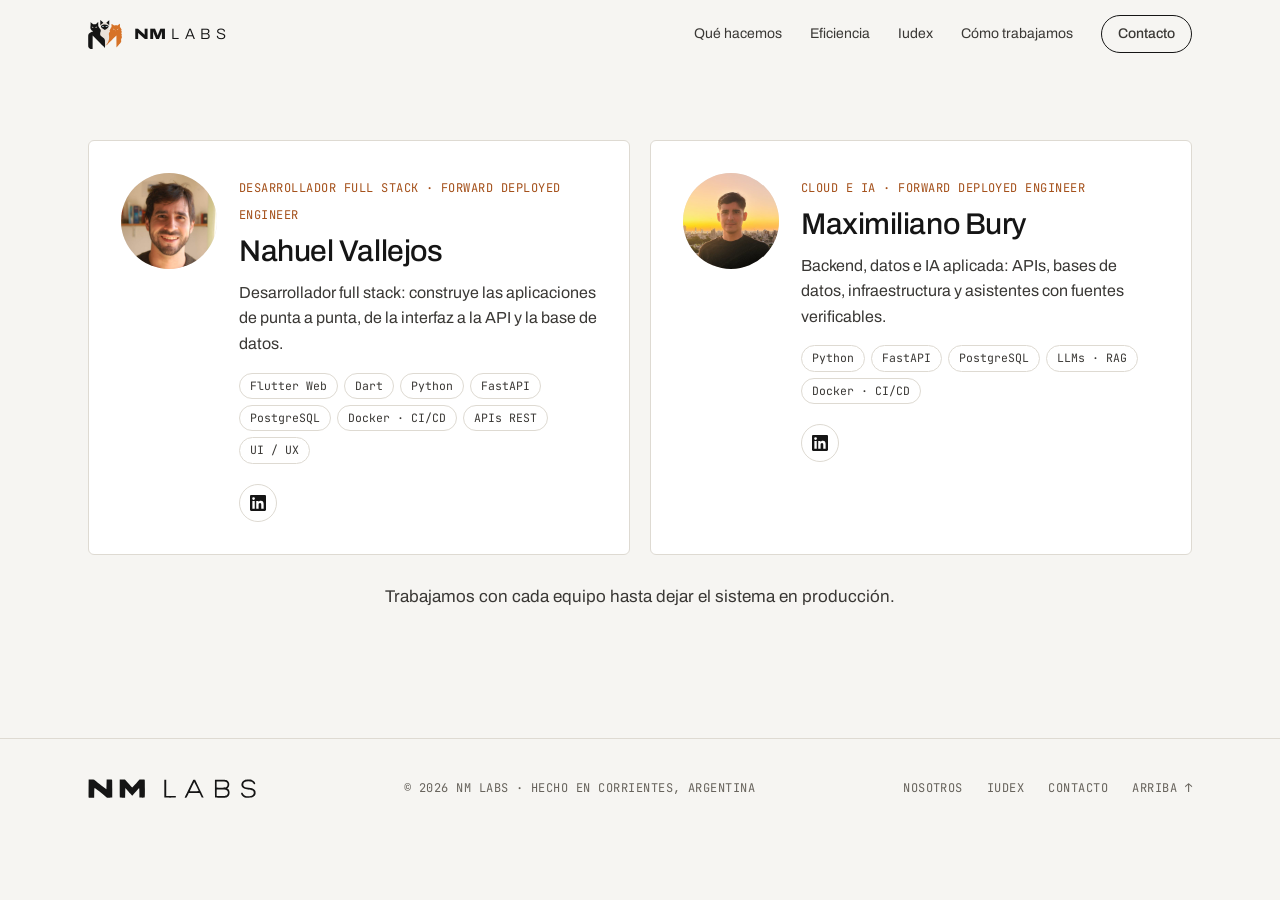
<file: nosotros/index.html>
<!doctype html>
<html lang="es-AR">
<head>
  <meta charset="utf-8">
  <meta name="viewport" content="width=device-width, initial-scale=1">
  <title>Nosotros — NM Labs</title>
  <meta name="description" content="NM Labs son Nahuel Vallejos y Maximiliano Bury, forward deployed engineers. Creadores de Iudex.">
  <meta name="theme-color" content="#F6F5F2">
  <link rel="icon" href="../assets/mark.svg" type="image/svg+xml">
  <link rel="icon" href="../assets/favicon-32.png" sizes="32x32" type="image/png">
  <link rel="apple-touch-icon" href="../assets/apple-touch-icon.png">

  <meta property="og:type" content="website">
  <meta property="og:title" content="Nosotros — NM Labs">
  <meta property="og:description" content="Nahuel Vallejos y Maximiliano Bury, creadores de Iudex.">
  <meta property="og:image" content="https://nahv.github.io/nmlab_website/assets/og.png">
  <meta property="og:locale" content="es_AR">
  <meta name="twitter:card" content="summary_large_image">

  <link rel="preconnect" href="https://fonts.googleapis.com">
  <link rel="preconnect" href="https://fonts.gstatic.com" crossorigin>
  <link rel="stylesheet" href="https://fonts.googleapis.com/css2?family=Archivo:wdth,wght@62..125,300..800&family=JetBrains+Mono:wght@400;500&display=swap">
  <link rel="stylesheet" href="../styles.css?v=20261019a">
  <script>
    (function (d) {
      var c = d.documentElement.classList; c.add('js');
      if (!window.matchMedia('(prefers-reduced-motion: reduce)').matches) c.add('motion');
    })(document);
  </script>
  <script src="../main.js?v=20261019a" defer></script>
</head>
<body id="top">
  <a class="skip" href="#main">Saltar al contenido</a>

  <header class="site-header">
    <div class="wrap">
      <a class="brand" href="../" aria-label="NM Labs, inicio">
        <img src="../assets/mark.svg" alt="" width="34" height="29">
        <span class="brand-word" aria-hidden="true"><b>NM</b><span>LABS</span></span>
      </a>
      <nav class="nav" aria-label="Principal">
        <a href="../#servicios">Qué hacemos</a>
        <a href="../#eficiencia">Eficiencia</a>
        <a href="../#iudex">Iudex</a>
        <a href="../#metodo">Cómo trabajamos</a>
        <a class="btn btn-sm btn-ghost" href="../#contacto">Contacto</a>
      </nav>
    </div>
  </header>

  <main id="main" class="team-page">
    <div class="wrap">
      <h1 class="sr-only">Nosotros</h1>
      <div class="profiles">
        <article class="profile">
          <img class="profile-avatar" src="../assets/team/nahuel.jpg" alt="Nahuel Vallejos" width="96" height="96">
          <div class="profile-body">
            <span class="profile-role mono">Desarrollador full stack · Forward deployed engineer</span>
            <h2>Nahuel Vallejos</h2>
            <p>Desarrollador full stack: construye las aplicaciones de punta a punta, de la interfaz a la API y la base de datos.</p>
            <ul class="tags" aria-label="Tecnologías"><li>Flutter Web</li><li>Dart</li><li>Python</li><li>FastAPI</li><li>PostgreSQL</li><li>Docker · CI/CD</li><li>APIs REST</li><li>UI / UX</li></ul>
            <a class="icon-link" href="https://www.linkedin.com/in/nahuel-vallejos/" target="_blank" rel="noreferrer" aria-label="LinkedIn de Nahuel Vallejos"><svg viewBox="0 0 24 24" fill="currentColor" aria-hidden="true"><path d="M20.447 20.452h-3.554v-5.569c0-1.328-.027-3.037-1.852-3.037-1.853 0-2.136 1.445-2.136 2.939v5.667H9.351V9h3.414v1.561h.046c.477-.9 1.637-1.85 3.37-1.85 3.601 0 4.267 2.37 4.267 5.455v6.286zM5.337 7.433a2.062 2.062 0 1 1 0-4.125 2.062 2.062 0 0 1 0 4.125zM7.119 20.452H3.555V9h3.564v11.452zM22.225 0H1.771C.792 0 0 .774 0 1.729v20.542C0 23.227.792 24 1.771 24h20.451C23.2 24 24 23.227 24 22.271V1.729C24 .774 23.2 0 22.222 0h.003z"/></svg></a>
          </div>
        </article>

        <article class="profile">
          <img class="profile-avatar" src="../assets/team/max.jpg" alt="Maximiliano Bury" width="96" height="96">
          <div class="profile-body">
            <span class="profile-role mono">Cloud e IA · Forward deployed engineer</span>
            <h2>Maximiliano Bury</h2>
            <p>Backend, datos e IA aplicada: APIs, bases de datos, infraestructura y asistentes con fuentes verificables.</p>
            <ul class="tags" aria-label="Tecnologías"><li>Python</li><li>FastAPI</li><li>PostgreSQL</li><li>LLMs · RAG</li><li>Docker · CI/CD</li></ul>
            <a class="icon-link" href="https://www.linkedin.com/in/maxinbury-legaltech/" target="_blank" rel="noreferrer" aria-label="LinkedIn de Maximiliano Bury"><svg viewBox="0 0 24 24" fill="currentColor" aria-hidden="true"><path d="M20.447 20.452h-3.554v-5.569c0-1.328-.027-3.037-1.852-3.037-1.853 0-2.136 1.445-2.136 2.939v5.667H9.351V9h3.414v1.561h.046c.477-.9 1.637-1.85 3.37-1.85 3.601 0 4.267 2.37 4.267 5.455v6.286zM5.337 7.433a2.062 2.062 0 1 1 0-4.125 2.062 2.062 0 0 1 0 4.125zM7.119 20.452H3.555V9h3.564v11.452zM22.225 0H1.771C.792 0 0 .774 0 1.729v20.542C0 23.227.792 24 1.771 24h20.451C23.2 24 24 23.227 24 22.271V1.729C24 .774 23.2 0 22.222 0h.003z"/></svg></a>
          </div>
        </article>
      </div>
      <p class="team-note">Trabajamos con cada equipo hasta dejar el sistema en producción.</p>
    </div>
  </main>

  <footer class="site-footer">
    <div class="wrap">
      <img src="../assets/wordmark.svg" alt="NM Labs" width="168" height="18" loading="lazy">
      <p class="mono">© 2026 NM Labs · Hecho en Corrientes, Argentina</p>
      <div class="foot-links mono">
        <a href="./" aria-current="page">Nosotros</a>
        <a href="https://iudex.com.ar" rel="noopener">Iudex</a>
        <a href="../#contacto">Contacto</a>
        <a href="#top">Arriba ↑</a>
      </div>
    </div>
  </footer>
</body>
</html>
</file>
<file: styles.css>
/* NM Labs — hoja única. Paleta tomada del logo (tinta, crema, naranja). */

:root {
  --bg: #F6F5F2;
  --bg-2: #EFECE6;
  --ink: #151515;
  --ink-2: #3A3835;
  --muted: #67635C;
  --line: #DEDAD2;
  --cream: #EAE1D8;
  --orange: #D67227;
  --orange-text: #A4501A; /* naranja con contraste AA para texto chico */
  --blue: #9DB8C6;

  --font-display: "Archivo", ui-sans-serif, system-ui, -apple-system, "Segoe UI", sans-serif;
  --font-mono: "JetBrains Mono", ui-monospace, "SF Mono", Menlo, Consolas, monospace;

  --gutter: clamp(16px, 4vw, 48px);
  --max: 1200px;
  --ease: cubic-bezier(.2, .8, .2, 1);
  --ease-in-out: cubic-bezier(.65, 0, .35, 1);
  color-scheme: light;
}

*, *::before, *::after { box-sizing: border-box; }
[hidden] { display: none !important; }

html { -webkit-text-size-adjust: 100%; scroll-behavior: smooth; scroll-padding-top: 80px; }
@media (prefers-reduced-motion: reduce) { html { scroll-behavior: auto; } }

body {
  margin: 0;
  background: var(--bg);
  color: var(--ink);
  font-family: var(--font-display);
  font-size: 17px;
  line-height: 1.6;
  font-variation-settings: "wdth" 100;
  text-rendering: optimizeLegibility;
  -webkit-font-smoothing: antialiased;
  overflow-x: hidden;
}

img, svg, canvas { display: block; max-width: 100%; }
a { color: inherit; }
p, figure { margin: 0; }
h1, h2, h3 { margin: 0; font-weight: 300; line-height: 1.08; letter-spacing: -0.02em; }
b, strong { font-weight: 800; }

::selection { background: var(--orange); color: #fff; }

:focus-visible {
  outline: 2px solid var(--orange);
  outline-offset: 3px;
  border-radius: 2px;
}

.sr-only {
  position: absolute; width: 1px; height: 1px; padding: 0; margin: -1px;
  overflow: hidden; clip: rect(0 0 0 0); white-space: nowrap; border: 0;
}

.skip {
  position: absolute; left: 12px; top: -60px; z-index: 100;
  background: var(--ink); color: var(--bg); padding: 10px 14px; text-decoration: none;
}
.skip:focus { top: 12px; }

.wrap { width: 100%; max-width: var(--max); margin: 0 auto; padding: 0 var(--gutter); }

.mono {
  font-family: var(--font-mono);
  font-size: 12px;
  letter-spacing: .04em;
  text-transform: uppercase;
  color: var(--muted);
}

/* ---------- Header ---------- */

.site-header {
  position: fixed; inset: 0 0 auto 0; z-index: 50;
  transition: background-color .3s, border-color .3s, backdrop-filter .3s;
  border-bottom: 1px solid transparent;
}
.site-header.is-scrolled {
  background: color-mix(in srgb, var(--bg) 82%, transparent);
  -webkit-backdrop-filter: saturate(1.4) blur(12px);
  backdrop-filter: saturate(1.4) blur(12px);
  border-bottom-color: var(--line);
}
.site-header .wrap { display: flex; align-items: center; justify-content: space-between; height: 68px; }

.brand { display: inline-flex; align-items: center; gap: 12px; text-decoration: none; }
.brand svg { width: 34px; height: auto; }
.brand-word { font-size: 15px; letter-spacing: .02em; line-height: 1; white-space: nowrap; }
.brand-word b { font-weight: 800; font-variation-settings: "wdth" 125; letter-spacing: .01em; }
.brand-word span { font-weight: 300; letter-spacing: .38em; margin-left: .3em; }

.nav { display: flex; align-items: center; gap: 28px; }
.nav a { font-size: 14px; text-decoration: none; color: var(--ink-2); position: relative; }
.nav a:not(.btn)::after {
  content: ""; position: absolute; left: 0; right: 0; bottom: -4px; height: 1px;
  background: currentColor; transform: scaleX(0); transform-origin: right;
  transition: transform .35s var(--ease);
}
.nav a:not(.btn):hover::after { transform: scaleX(1); transform-origin: left; }

@media (max-width: 760px) {
  .nav a:not(.btn) { display: none; }
}

/* ---------- Botones ---------- */

.btn {
  --h: 46px;
  display: inline-flex; align-items: center; gap: 10px;
  height: var(--h); padding: 0 20px;
  font: 500 15px/1 var(--font-display);
  text-decoration: none;
  border: 1px solid var(--ink);
  border-radius: 999px;
  position: relative; overflow: hidden; isolation: isolate;
  transition: color .35s var(--ease), border-color .35s;
}
.btn::before {
  content: ""; position: absolute; inset: 0; z-index: -1;
  background: var(--orange);
  transform: translateY(101%);
  transition: transform .45s var(--ease);
}
.btn:hover::before, .btn:focus-visible::before { transform: translateY(0); }
.btn-solid { background: var(--ink); color: var(--bg); }
.btn-solid:hover { border-color: var(--orange); color: #fff; }
.btn-ghost { color: var(--ink); }
.btn-ghost:hover { color: #fff; border-color: var(--orange); }
.btn-sm { --h: 38px; padding: 0 16px; font-size: 14px; }
.btn .arrow { transition: transform .35s var(--ease); }
.btn:hover .arrow { transform: translateX(3px); }

/* ---------- Hero ---------- */

.hero {
  position: relative;
  min-height: min(100svh, 920px);
  display: flex; align-items: center;
  padding: 120px 0 72px;
  overflow: hidden;
}
.hero::before {
  /* grilla de puntos, se desvanece hacia los bordes */
  content: ""; position: absolute; inset: 0; z-index: -1;
  background-image: radial-gradient(var(--line) 1px, transparent 1.2px);
  background-size: 22px 22px;
  -webkit-mask-image: radial-gradient(ellipse 70% 60% at 70% 45%, #000 20%, transparent 75%);
  mask-image: radial-gradient(ellipse 70% 60% at 70% 45%, #000 20%, transparent 75%);
}
.hero .wrap {
  display: grid;
  grid-template-columns: minmax(0, 1.15fr) minmax(0, .85fr);
  gap: clamp(32px, 6vw, 96px);
  align-items: center;
}
.hero-kicker { display: flex; align-items: center; gap: 10px; margin-bottom: 28px; }
.dot-live {
  width: 8px; height: 8px; border-radius: 50%; background: var(--orange); position: relative;
}
.dot-live::after {
  content: ""; position: absolute; inset: -4px; border-radius: 50%;
  border: 1px solid var(--orange); opacity: 0;
  animation: ping 2.4s var(--ease) infinite;
}
@keyframes ping { 0% { transform: scale(.6); opacity: .9; } 100% { transform: scale(1.8); opacity: 0; } }

.hero h1 {
  font-size: clamp(40px, 6.4vw, 84px);
  font-variation-settings: "wdth" 104;
  max-width: 13ch;
}
.hero h1 b { font-variation-settings: "wdth" 118; letter-spacing: -0.03em; }
.hero h1 .accent { color: var(--orange); }

.hero-lede {
  margin-top: 28px; max-width: 46ch;
  font-size: clamp(17px, 1.5vw, 19px); color: var(--ink-2);
}
.typer { margin-top: 26px; display: flex; flex-wrap: wrap; gap: 8px; align-items: baseline; font-family: var(--font-mono); font-size: 14px; color: var(--muted); }
.typer-word { color: var(--ink); }
.typer-caret {
  display: inline-block; width: 8px; height: 1.05em; background: var(--orange);
  transform: translateY(2px); animation: blink 1.05s steps(1) infinite;
}
@keyframes blink { 50% { opacity: 0; } }

.hero-actions { margin-top: 40px; display: flex; flex-wrap: wrap; gap: 12px; }

.hero-mark { position: relative; justify-self: center; width: 100%; max-width: 480px; }
.hero-mark svg { width: 100%; height: auto; overflow: hidden; }
.hero-mark .cat { will-change: transform; }
.hero-mark .cat-inner { transform-box: fill-box; }
.hero-mark .baseline {
  height: 2px; margin-top: 18px; background: var(--ink);
  transform-origin: left; transform: scaleX(1);
}
.hero-mark-caption { margin-top: 14px; display: flex; justify-content: flex-end; }

/* Entrada: los tres gatos suben y forman la M. Solo si hay JS y movimiento. */
.js.motion .hero-mark .cat-inner { transform: translateY(46%); opacity: 0; }
.js.motion .hero-mark .baseline { transform: scaleX(0); }
.js.motion.is-ready .hero-mark .cat-inner {
  transform: none; opacity: 1;
  transition: transform 1.1s var(--ease), opacity .6s ease;
}
.js.motion.is-ready .hero-mark .cat-2 .cat-inner { transition-delay: .05s; }
.js.motion.is-ready .hero-mark .cat-1 .cat-inner { transition-delay: .2s; }
.js.motion.is-ready .hero-mark .cat-3 .cat-inner { transition-delay: .35s; }
.js.motion.is-ready .hero-mark .baseline { transform: scaleX(1); transition: transform 1.2s .55s var(--ease-in-out); }

/* Palabras del título */
.js.motion .split .w { display: inline-block; opacity: 0; transform: translateY(.45em); filter: blur(6px); }
.js.motion.is-ready .split .w {
  opacity: 1; transform: none; filter: none;
  transition: opacity .7s ease, transform .9s var(--ease), filter .7s ease;
  transition-delay: calc(var(--i) * 45ms + 120ms);
}

@media (max-width: 860px) {
  .hero { min-height: auto; padding-top: 104px; }
  .hero .wrap { grid-template-columns: 1fr; }
  .hero-mark { order: -1; max-width: 260px; justify-self: center; }
  .hero-mark-caption { display: none; }
}

/* ---------- Secciones ---------- */

section { position: relative; }
.section { padding: clamp(80px, 11vw, 150px) 0; }
.section-head {
  display: grid; grid-template-columns: minmax(0, 1fr) minmax(0, 1fr);
  gap: 24px 64px; align-items: end; margin-bottom: clamp(40px, 6vw, 72px);
}
.section-head h2 { font-size: clamp(32px, 4.4vw, 58px); font-variation-settings: "wdth" 104; }
.section-head p { color: var(--ink-2); max-width: 48ch; }
.eyebrow { display: block; margin-bottom: 18px; }
@media (max-width: 860px) { .section-head { grid-template-columns: 1fr; } }

/* Revelado al hacer scroll */
.js.motion [data-reveal] {
  opacity: 0; transform: translateY(18px);
  transition: opacity .8s ease, transform 1s var(--ease);
  transition-delay: calc(var(--d, 0) * 80ms);
}
.js.motion [data-reveal].is-in { opacity: 1; transform: none; }

/* ---------- Servicios ---------- */

.services {
  display: grid; grid-template-columns: repeat(2, minmax(0, 1fr));
  border-top: 1px solid var(--line);
}
.service {
  position: relative; padding: 36px 36px 40px 0;
  border-bottom: 1px solid var(--line);
}
.service:nth-child(odd) { border-right: 1px solid var(--line); }
.service:nth-child(even) { padding-left: 36px; padding-right: 0; }
.service::before {
  content: ""; position: absolute; left: 0; right: 0; top: -1px; height: 1px;
  background: var(--orange); transform: scaleX(0); transform-origin: left;
  transition: transform .7s var(--ease);
}
.service:hover::before { transform: scaleX(1); }
.service .idx { color: var(--orange-text); }
.service h3 { margin: 18px 0 12px; font-size: clamp(22px, 2.2vw, 28px); font-weight: 500; letter-spacing: -0.01em; }
.service p { color: var(--ink-2); max-width: 44ch; }
.tags { display: flex; flex-wrap: wrap; gap: 6px; margin-top: 20px; padding: 0; list-style: none; }
.tags li {
  font-family: var(--font-mono); font-size: 11.5px; color: var(--ink-2);
  border: 1px solid var(--line); border-radius: 999px; padding: 3px 10px;
}
@media (max-width: 760px) {
  .services { grid-template-columns: 1fr; }
  .service, .service:nth-child(even) { padding: 30px 0 34px; border-right: 0; }
}

/* ---------- Eficiencia / enrutador ---------- */

.efficiency { background: var(--bg-2); }
.router {
  border: 1px solid var(--line); background: var(--bg); border-radius: 4px;
  padding: 20px; position: relative;
}
.router-top { display: flex; justify-content: space-between; gap: 12px; margin-bottom: 8px; }
.router canvas { width: 100%; height: 300px; }
@media (max-width: 600px) {
  .router { padding: 16px; }
  .router canvas { height: 440px; }
  .router-top { flex-direction: column; gap: 2px; }
}
.router-legend { display: flex; flex-wrap: wrap; gap: 8px 22px; margin-top: 10px; }
.router-legend span { display: inline-flex; align-items: center; gap: 8px; }
.router-legend i { width: 8px; height: 8px; border-radius: 50%; background: var(--ink); display: inline-block; }
.router-legend i.o { background: var(--orange); }
.router-legend i.c { background: var(--muted); }

.practices {
  display: grid; grid-template-columns: repeat(3, minmax(0, 1fr)); gap: 0;
  margin-top: 48px; border-top: 1px solid var(--line);
}
.practice { padding: 28px 28px 0 0; }
.practice + .practice { padding-left: 28px; border-left: 1px solid var(--line); }
.practice h3 { font-size: 19px; font-weight: 500; letter-spacing: -0.005em; margin: 12px 0 8px; }
.practice p { color: var(--ink-2); font-size: 16px; }
@media (max-width: 760px) {
  .practices { grid-template-columns: 1fr; }
  .practice, .practice + .practice { padding: 24px 0 0; border-left: 0; }
}

/* ---------- Iudex (bloque oscuro) ---------- */

.case { background: var(--ink); color: var(--cream); overflow: hidden; }
.case .mono { color: #A39B91; }
.case .section-head p, .case p { color: #CFC6BC; }
.case h2 b { color: #fff; }
.case-grid {
  display: grid; grid-template-columns: minmax(0, .95fr) minmax(0, 1.05fr);
  gap: clamp(32px, 6vw, 88px); align-items: start;
}
.case h2 { font-size: clamp(32px, 4.4vw, 58px); font-variation-settings: "wdth" 104; color: var(--cream); }
.case-lede { margin-top: 24px; max-width: 50ch; }
.built { margin: 36px 0 0; padding: 0; list-style: none; border-top: 1px solid #2E2C29; }
.built li {
  display: grid; grid-template-columns: 34px 1fr; gap: 8px;
  padding: 14px 0; border-bottom: 1px solid #2E2C29; font-size: 16px; color: #E7DFD6;
}
.built li span { font-family: var(--font-mono); font-size: 12px; color: var(--orange); padding-top: 3px; }
.case .btn { margin-top: 36px; border-color: var(--cream); color: var(--cream); }
.case .btn:hover { color: #fff; border-color: var(--orange); }
@media (max-width: 960px) { .case-grid { grid-template-columns: 1fr; } }

/* Demo de Nexus */
.demo {
  background: #1D1C1A; border: 1px solid #2E2C29; border-radius: 6px;
  font-size: 15px; position: relative;
  box-shadow: 0 40px 80px -40px rgba(0, 0, 0, .6);
}
.demo-bar {
  display: flex; align-items: center; justify-content: space-between; gap: 12px;
  padding: 12px 16px; border-bottom: 1px solid #2E2C29;
}
.demo-bar .who { display: inline-flex; align-items: center; gap: 10px; color: #E7DFD6; font-weight: 500; }
.demo-bar .who i { width: 8px; height: 8px; border-radius: 50%; background: var(--orange); display: inline-block; }
.demo-body { padding: 22px 18px 20px; display: flex; flex-direction: column; gap: 16px; }
.msg { max-width: 92%; line-height: 1.55; }
.msg-user {
  align-self: flex-end; background: #2B2926; color: #F2EBE3;
  padding: 12px 14px; border-radius: 12px 12px 2px 12px;
}
.msg-ai { color: #E7DFD6; min-height: 6.4em; }
.msg-ai .cite {
  display: inline-block; font-family: var(--font-mono); font-size: 11.5px;
  color: var(--ink); background: var(--cream); border-radius: 3px;
  padding: 0 6px; margin: 0 2px; line-height: 1.6; vertical-align: 1px;
}
.msg-ai .caret {
  display: inline-block; width: 7px; height: 1em; background: var(--orange);
  transform: translateY(2px); margin-left: 2px; animation: blink 1.05s steps(1) infinite;
}
.thinking { display: inline-flex; gap: 5px; align-items: center; height: 1.4em; }
.thinking i { width: 5px; height: 5px; border-radius: 50%; background: #A39B91; animation: bounce 1.2s infinite var(--ease-in-out); }
.thinking i:nth-child(2) { animation-delay: .15s; }
.thinking i:nth-child(3) { animation-delay: .3s; }
@keyframes bounce { 0%, 80%, 100% { transform: translateY(0); opacity: .4; } 40% { transform: translateY(-4px); opacity: 1; } }

.file {
  display: grid; grid-template-columns: 40px 1fr auto; gap: 14px; align-items: center;
  border: 1px solid #34312D; border-radius: 6px; padding: 12px 14px;
  background: #22211E;
  opacity: 0; transform: translateY(8px);
  transition: opacity .5s ease, transform .6s var(--ease);
}
.file.is-on { opacity: 1; transform: none; }
.file-ico {
  width: 40px; height: 48px; border-radius: 3px; background: var(--cream); position: relative; overflow: hidden;
}
.file-ico i { position: absolute; left: 7px; right: 7px; height: 2px; background: #B9AFA4; transform-origin: left; }
.file-ico i:nth-child(1) { top: 10px; right: 14px; background: var(--ink); }
.file-ico i:nth-child(2) { top: 17px; }
.file-ico i:nth-child(3) { top: 23px; }
.file-ico i:nth-child(4) { top: 29px; right: 12px; }
.file-ico i:nth-child(5) { top: 35px; }
.file.is-on .file-ico i { animation: grow .5s var(--ease) both; }
.file.is-on .file-ico i:nth-child(2) { animation-delay: .08s; }
.file.is-on .file-ico i:nth-child(3) { animation-delay: .16s; }
.file.is-on .file-ico i:nth-child(4) { animation-delay: .24s; }
.file.is-on .file-ico i:nth-child(5) { animation-delay: .32s; }
.js.motion .msg-ai .cite.pop { animation: pop .4s var(--ease) both; }
@keyframes pop { from { transform: scale(.6); opacity: 0; } to { transform: none; opacity: 1; } }
@keyframes grow { from { transform: scaleX(0); } to { transform: scaleX(1); } }
.file-name { color: #F2EBE3; font-weight: 500; font-size: 15px; }
.file-meta { font-family: var(--font-mono); font-size: 11.5px; color: #A39B91; }
.file-btn { font-family: var(--font-mono); font-size: 12px; color: var(--orange); }
.demo-note { margin-top: 12px; text-align: right; }

/* ---------- Método ---------- */

.steps {
  position: relative; display: grid; grid-template-columns: repeat(4, minmax(0, 1fr)); gap: 32px;
  padding-top: 40px; margin: 0; list-style: none; padding-left: 0;
}
.steps::before, .steps::after {
  content: ""; position: absolute; left: 0; right: 0; top: 7px; height: 1px; background: var(--line);
}
.steps::after { background: var(--ink); transform-origin: left; transform: scaleX(var(--progress, 1)); }
.step { position: relative; }
.step::before {
  content: ""; position: absolute; top: -40px; left: 0;
  width: 15px; height: 15px; border-radius: 50%;
  background: var(--bg); border: 1px solid var(--ink);
  transition: background-color .4s, border-color .4s;
}
.step.is-lit::before { background: var(--orange); border-color: var(--orange); }
.step h3 { font-size: 22px; font-weight: 500; letter-spacing: -0.01em; margin: 10px 0 10px; }
.step p { color: var(--ink-2); font-size: 16px; }
@media (max-width: 860px) {
  .steps { grid-template-columns: 1fr; padding-top: 0; padding-left: 36px; gap: 36px; }
  .steps::before, .steps::after { left: 7px; right: auto; top: 0; bottom: 0; width: 1px; height: auto; }
  .steps::after { transform-origin: top; transform: scaleY(var(--progress, 1)); }
  .step::before { top: 4px; left: -36px; }
}

.principles {
  margin-top: clamp(64px, 8vw, 110px);
  display: grid; grid-template-columns: repeat(4, minmax(0, 1fr));
  border: 1px solid var(--line); border-radius: 4px; background: var(--bg);
}
.principle { padding: 26px 24px 28px; }
.principle + .principle { border-left: 1px solid var(--line); }
.principle svg { width: 28px; height: 28px; color: var(--ink); }
.principle h3 { font-size: 18px; font-weight: 600; margin: 16px 0 6px; letter-spacing: -0.005em; }
.principle p { font-size: 15px; color: var(--ink-2); }
@media (max-width: 960px) {
  .principles { grid-template-columns: repeat(2, minmax(0, 1fr)); }
  .principle:nth-child(3) { border-left: 0; }
  .principle:nth-child(n+3) { border-top: 1px solid var(--line); }
}
@media (max-width: 560px) {
  .principles { grid-template-columns: 1fr; }
  .principle + .principle { border-left: 0; border-top: 1px solid var(--line); }
}

/* ---------- Sectores ---------- */

.sectors { display: grid; grid-template-columns: repeat(2, minmax(0, 1fr)); gap: 20px; }
.sector {
  position: relative; padding: clamp(28px, 4vw, 48px);
  border: 1px solid var(--line); border-radius: 4px; background: var(--bg);
  overflow: hidden;
}
.sector h3 { font-size: clamp(26px, 3vw, 38px); font-variation-settings: "wdth" 104; margin: 18px 0 16px; }
.sector p { color: var(--ink-2); max-width: 46ch; }
.sector ul { margin: 22px 0 0; padding: 0; list-style: none; }
.sector li { padding: 9px 0; border-top: 1px solid var(--line); font-size: 16px; display: flex; gap: 12px; }
.sector li::before { content: "→"; color: var(--orange-text); font-family: var(--font-mono); }
.sector > :not(.glyph) { position: relative; }
.sector .glyph {
  position: absolute; right: -36px; top: -36px; width: 132px; height: 132px; color: var(--cream);
  transition: transform 1.2s var(--ease);
}
.sector:hover .glyph { transform: rotate(18deg) scale(1.04); }
@media (max-width: 860px) { .sectors { grid-template-columns: 1fr; } }

/* ---------- Contacto: formulario por pasos + ficha ---------- */

.contact { padding: clamp(90px, 12vw, 160px) 0; border-top: 1px solid var(--line); }
.contact-head {
  display: grid; grid-template-columns: minmax(0, 1.2fr) minmax(0, .8fr);
  gap: 24px 64px; align-items: end; margin-bottom: clamp(36px, 5vw, 60px);
}
.contact h2 { font-size: clamp(36px, 5.4vw, 76px); font-variation-settings: "wdth" 104; max-width: 16ch; }
.contact h2 b { font-variation-settings: "wdth" 118; }
.contact-head p { color: var(--ink-2); max-width: 46ch; }
@media (max-width: 860px) { .contact-head { grid-template-columns: 1fr; } }

.lead {
  display: grid; grid-template-columns: minmax(0, 1.35fr) minmax(0, .65fr);
  border: 1px solid var(--line); border-radius: 6px; background: #fff;
  overflow: hidden;
}
.lead-form { position: relative; padding: clamp(24px, 4vw, 48px); min-height: 520px; display: flex; flex-direction: column; }
.lead-progress { position: absolute; left: 0; right: 0; top: 0; height: 2px; background: var(--line); }
.lead-progress span {
  position: absolute; inset: 0; background: var(--orange);
  transform-origin: left; transform: scaleX(var(--p, 0));
  transition: transform .7s var(--ease);
}
.lead-top { display: flex; justify-content: space-between; gap: 12px; margin-bottom: 28px; }
.lead-count b { color: var(--ink); font-weight: 500; }
.lead-saved { color: var(--muted); }
.lead-hp { position: absolute; left: -9999px; width: 1px; height: 1px; opacity: 0; }

.lead-step { border: 0; margin: 0; padding: 0; min-width: 0; flex: 1; }
.lead-step[hidden] { display: none; }
.js.motion .lead-step.is-entering { animation: stepIn .55s var(--ease) both; }
.js.motion .lead-step.is-entering.from-back { animation-name: stepInBack; }
@keyframes stepIn { from { opacity: 0; transform: translateX(28px); } to { opacity: 1; transform: none; } }
@keyframes stepInBack { from { opacity: 0; transform: translateX(-28px); } to { opacity: 1; transform: none; } }

.lead-q {
  padding: 0; margin-bottom: 26px;
  font-size: clamp(26px, 3vw, 38px); font-weight: 300; letter-spacing: -0.02em; line-height: 1.12;
  font-variation-settings: "wdth" 104;
}
.lead-q:focus { outline: none; }
.lead-q .mono { display: block; margin-bottom: 14px; letter-spacing: .04em; line-height: 1.4; }
.lead-help { color: var(--ink-2); margin: -12px 0 18px; font-size: 16px; }

/* Opciones (radios como tarjetas) */
.opts { display: grid; gap: 10px; }
.opts--grid { grid-template-columns: repeat(2, minmax(0, 1fr)); }
.opts--row { grid-template-columns: repeat(5, minmax(0, 1fr)); }
.opt-card { position: relative; display: block; cursor: pointer; }
.opt-card input { position: absolute; opacity: 0; inset: 0; margin: 0; cursor: pointer; }
.opt-card span {
  display: flex; align-items: center; gap: 12px; min-height: 52px; height: 100%;
  padding: 12px 14px; border: 1px solid var(--line); border-radius: 4px;
  font-size: 16px; line-height: 1.3; background: var(--bg);
  transition: border-color .2s, background-color .2s, color .2s, transform .2s var(--ease);
}
.opt-card kbd {
  font: 500 11px/1 var(--font-mono); color: var(--muted);
  border: 1px solid var(--line); border-radius: 3px; padding: 4px 6px; background: #fff;
  transition: inherit;
}
.opt-card:hover span { border-color: var(--ink); }
.opt-card input:focus-visible + span { outline: 2px solid var(--orange); outline-offset: 2px; }
.opt-card input:checked + span { background: var(--ink); color: var(--bg); border-color: var(--ink); }
.opt-card input:checked + span kbd { background: var(--orange); border-color: var(--orange); color: #fff; }
.js.motion .opt-card input:checked + span { animation: tick .35s var(--ease); }
@keyframes tick { 40% { transform: scale(.98); } }
.opts--row .opt-card span { justify-content: center; text-align: center; flex-direction: column; gap: 8px; padding: 14px 8px; }
@media (max-width: 760px) {
  .opts--grid { grid-template-columns: 1fr; }
  .opts--row { grid-template-columns: repeat(2, minmax(0, 1fr)); }
  .opts--row .opt-card span { flex-direction: row; justify-content: flex-start; }
  .opt-card kbd { display: none; }
}

/* Chips (checkboxes) */
.chips { display: flex; flex-wrap: wrap; gap: 8px; margin-bottom: 18px; }
.chip { position: relative; cursor: pointer; }
.chip input { position: absolute; opacity: 0; inset: 0; margin: 0; cursor: pointer; }
.chip span {
  display: inline-flex; align-items: center; gap: 8px;
  padding: 9px 14px; border: 1px solid var(--line); border-radius: 999px; font-size: 15px;
  background: var(--bg); transition: border-color .2s, background-color .2s, color .2s;
}
.chip span::before {
  content: ""; width: 7px; height: 7px; border-radius: 50%; border: 1px solid var(--muted);
  transition: background-color .2s, border-color .2s;
}
.chip:hover span { border-color: var(--ink); }
.chip input:focus-visible + span { outline: 2px solid var(--orange); outline-offset: 2px; }
.chip input:checked + span { background: var(--ink); color: var(--bg); border-color: var(--ink); }
.chip input:checked + span::before { background: var(--orange); border-color: var(--orange); }

/* Campos */
.fields { display: grid; gap: 18px; }
.field { display: grid; gap: 8px; margin-top: 14px; position: relative; }
.field-label { font-size: 14px; color: var(--ink-2); }
.opt { font-family: var(--font-mono); font-size: 11px; color: var(--muted); margin-left: 6px; text-transform: uppercase; letter-spacing: .04em; }
.input {
  width: 100%; font: 400 17px/1.4 var(--font-display); color: var(--ink);
  background: var(--bg); border: 1px solid var(--line); border-radius: 4px;
  padding: 13px 14px; transition: border-color .2s, box-shadow .2s;
}
.input::placeholder { color: #9A958D; }
.input:hover { border-color: #C9C3B9; }
.input:focus { outline: none; border-color: var(--ink); box-shadow: 0 0 0 3px rgba(214, 114, 39, .18); }
.input[aria-invalid="true"] { border-color: #B3401A; }
.input--lg { font-size: 22px; padding: 14px 16px; }
.textarea { resize: vertical; min-height: 104px; padding-right: 110px; }
.mic {
  position: absolute; right: 10px; bottom: 10px;
  display: inline-flex; align-items: center; gap: 6px;
  font: 500 13px/1 var(--font-display); color: var(--ink);
  background: #fff; border: 1px solid var(--line); border-radius: 999px; padding: 8px 12px; cursor: pointer;
}
.mic svg { width: 15px; height: 15px; fill: none; stroke: currentColor; stroke-width: 1.6; }
.mic[aria-pressed="true"] { background: var(--orange); border-color: var(--orange); color: #fff; }
.js.motion .mic[aria-pressed="true"] svg { animation: blink 1s steps(1) infinite; }
.lead-note { font-size: 14px; color: var(--muted); margin-top: 10px; }
.lead-error { color: #B3401A; font-size: 14px; }
.lead-legal { margin-top: 18px; font-size: 13.5px; color: var(--muted); max-width: 58ch; }

/* Selector WhatsApp / Email */
.seg {
  position: relative; display: inline-grid; grid-template-columns: 1fr 1fr;
  border: 1px solid var(--line); border-radius: 999px; padding: 3px; background: var(--bg);
  margin-bottom: 6px; isolation: isolate;
}
.seg label { position: relative; cursor: pointer; }
.seg input { position: absolute; opacity: 0; inset: 0; margin: 0; cursor: pointer; }
.seg span { display: block; padding: 9px 22px; font-size: 15px; text-align: center; border-radius: 999px; transition: color .3s; }
.seg input:checked + span { color: var(--bg); }
.seg input:focus-visible + span { outline: 2px solid var(--orange); outline-offset: 2px; }
.seg-bg {
  position: absolute; z-index: -1; top: 3px; bottom: 3px; left: 3px; width: calc(50% - 3px);
  background: var(--ink); border-radius: 999px; transition: transform .45s var(--ease);
}
.seg:has(label:nth-of-type(2) input:checked) .seg-bg { transform: translateX(100%); }

/* Navegación del formulario */
.lead-nav { display: flex; align-items: center; gap: 16px; margin-top: 32px; }
.lead-nav [data-accion="siguiente"] { margin-left: auto; }
.lead-nav .btn[disabled] { opacity: .35; pointer-events: none; }
.lead-hint { color: var(--muted); }
@media (max-width: 560px) { .lead-hint { display: none; } }
.lead-resume { margin-top: 14px; color: var(--muted); }
.link { font: inherit; color: var(--orange-text); background: none; border: 0; padding: 0; text-decoration: underline; cursor: pointer; }

/* Fin */
.lead-done { text-align: left; }
.lead-done h3 { font-size: clamp(34px, 4vw, 52px); font-weight: 300; margin: 18px 0 12px; }
.lead-done h3:focus { outline: none; }
.lead-done p { color: var(--ink-2); max-width: 46ch; }
.lead-done .btn { margin-top: 26px; }
.check { width: 52px; height: 52px; fill: none; stroke: var(--orange); stroke-width: 2; }
.check circle { stroke: var(--line); }
.js.motion .lead-done:not([hidden]) .check path { stroke-dasharray: 40; stroke-dashoffset: 40; animation: draw .7s .15s var(--ease) forwards; }
.js.motion .lead-done:not([hidden]) .check circle { stroke-dasharray: 151; stroke-dashoffset: 151; animation: draw .9s var(--ease) forwards; }
@keyframes draw { to { stroke-dashoffset: 0; } }

/* Ficha */
.ficha { background: var(--bg-2); border-left: 1px solid var(--line); }
.ficha-handle { display: none; }
.ficha-body { padding: clamp(24px, 3vw, 36px); position: sticky; top: 80px; }
.ficha-head { display: flex; justify-content: space-between; gap: 12px; padding-bottom: 14px; border-bottom: 1px solid var(--line); }
.ficha-head [data-ficha-ref] { color: var(--ink); }
.ficha-state { color: var(--orange-text); }
.ficha-data { margin: 0; }
.ficha-data > div { padding: 14px 0; border-bottom: 1px solid var(--line); }
.ficha-data dt { font-family: var(--font-mono); font-size: 11px; letter-spacing: .04em; text-transform: uppercase; color: var(--muted); }
.ficha-data dd { margin: 4px 0 0; font-size: 15.5px; line-height: 1.45; color: var(--ink); min-height: 1.45em; }
.ficha-data .is-empty dd { color: #A39E96; }
.js.motion .ficha-data .is-new dd { animation: fill .6s var(--ease); }
@keyframes fill { from { opacity: 0; transform: translateY(6px); filter: blur(4px); } to { opacity: 1; transform: none; filter: none; } }
.ficha-idea { margin-top: 20px; padding: 16px; border: 1px dashed #C9C3B9; border-radius: 4px; background: var(--bg); }
.ficha-idea[hidden] { display: none; }
.ficha-idea p { margin-top: 8px; font-size: 15px; line-height: 1.5; }
.ficha-route { display: flex; flex-wrap: wrap; gap: 6px 14px; margin-top: 12px !important; font-size: 11px !important; color: var(--muted); text-transform: uppercase; letter-spacing: .04em; }
.ficha-route span { display: inline-flex; align-items: center; gap: 6px; }
.ficha-route i { width: 7px; height: 7px; border-radius: 50%; display: inline-block; background: var(--muted); }
.ficha-route i.l { background: var(--ink); }
.ficha-route i.f { background: var(--orange); }
.ficha-small { display: block; margin-top: 10px; font-size: 12.5px; color: var(--muted); }

@media (max-width: 960px) {
  .lead { grid-template-columns: 1fr; }
  .lead-form { min-height: 0; }
  .ficha { border-left: 0; border-top: 1px solid var(--line); }
  .ficha-handle {
    display: flex; width: 100%; justify-content: space-between; align-items: center;
    padding: 16px clamp(24px, 4vw, 48px); background: none; border: 0; cursor: pointer;
    font: 500 15px/1 var(--font-display); color: var(--ink);
  }
  .ficha-handle::after { content: "+"; font-family: var(--font-mono); margin-left: 12px; }
  .ficha-handle[aria-expanded="true"]::after { content: "–"; }
  .ficha-handle .mono { margin-left: auto; }
  .ficha-body { position: static; padding-top: 0; }
  .ficha-body[hidden] { display: none; }
}

/* ---------- Nosotros: sólo las fichas ---------- */

.team-page { padding: 140px 0 clamp(80px, 10vw, 140px); }
.profiles { display: grid; grid-template-columns: repeat(2, minmax(0, 1fr)); gap: 20px; }
.profile {
  display: flex; gap: 22px; align-items: flex-start;
  padding: clamp(22px, 3vw, 32px);
  border: 1px solid var(--line); border-radius: 6px; background: #fff;
}
.profile-avatar { width: 96px; height: 96px; flex: none; border-radius: 50%; object-fit: cover; object-position: 50% 30%; background: var(--cream); }
.profile-body { min-width: 0; }
.profile-role { color: var(--orange-text); }
.profile h2 { font-size: clamp(24px, 2.4vw, 30px); font-weight: 500; letter-spacing: -0.015em; margin: 8px 0 12px; }
.profile p { color: var(--ink-2); font-size: 16px; }
.profile .tags { margin: 16px 0 20px; }
.icon-link {
  width: 38px; height: 38px; display: inline-grid; place-items: center;
  border: 1px solid var(--line); border-radius: 50%; color: var(--ink);
}
.icon-link:hover { border-color: var(--ink); }
.icon-link svg { width: 16px; height: 16px; }
.team-note { margin-top: 28px; text-align: center; color: var(--ink-2); font-size: 17px; }
@media (max-width: 860px) { .profiles { grid-template-columns: 1fr; } }
@media (max-width: 480px) { .profile { flex-direction: column; gap: 16px; } .profile-avatar { width: 80px; height: 80px; } }

/* ---------- Footer ---------- */

.site-footer { padding: 40px 0 48px; border-top: 1px solid var(--line); }
.site-footer .wrap { display: flex; flex-wrap: wrap; gap: 20px 40px; align-items: center; justify-content: space-between; }
.site-footer img { width: 168px; height: auto; }
.foot-links { display: flex; flex-wrap: wrap; gap: 8px 24px; }
.foot-links a { text-decoration: none; }
.foot-links a:hover { color: var(--ink); }

/* ---------- Movimiento reducido ---------- */

@media (prefers-reduced-motion: reduce) {
  *, *::before, *::after {
    animation-duration: .001ms !important; animation-iteration-count: 1 !important;
    transition-duration: .001ms !important; transition-delay: 0s !important;
  }
  .typer-caret, .msg-ai .caret { animation: none; }
}
</file>
